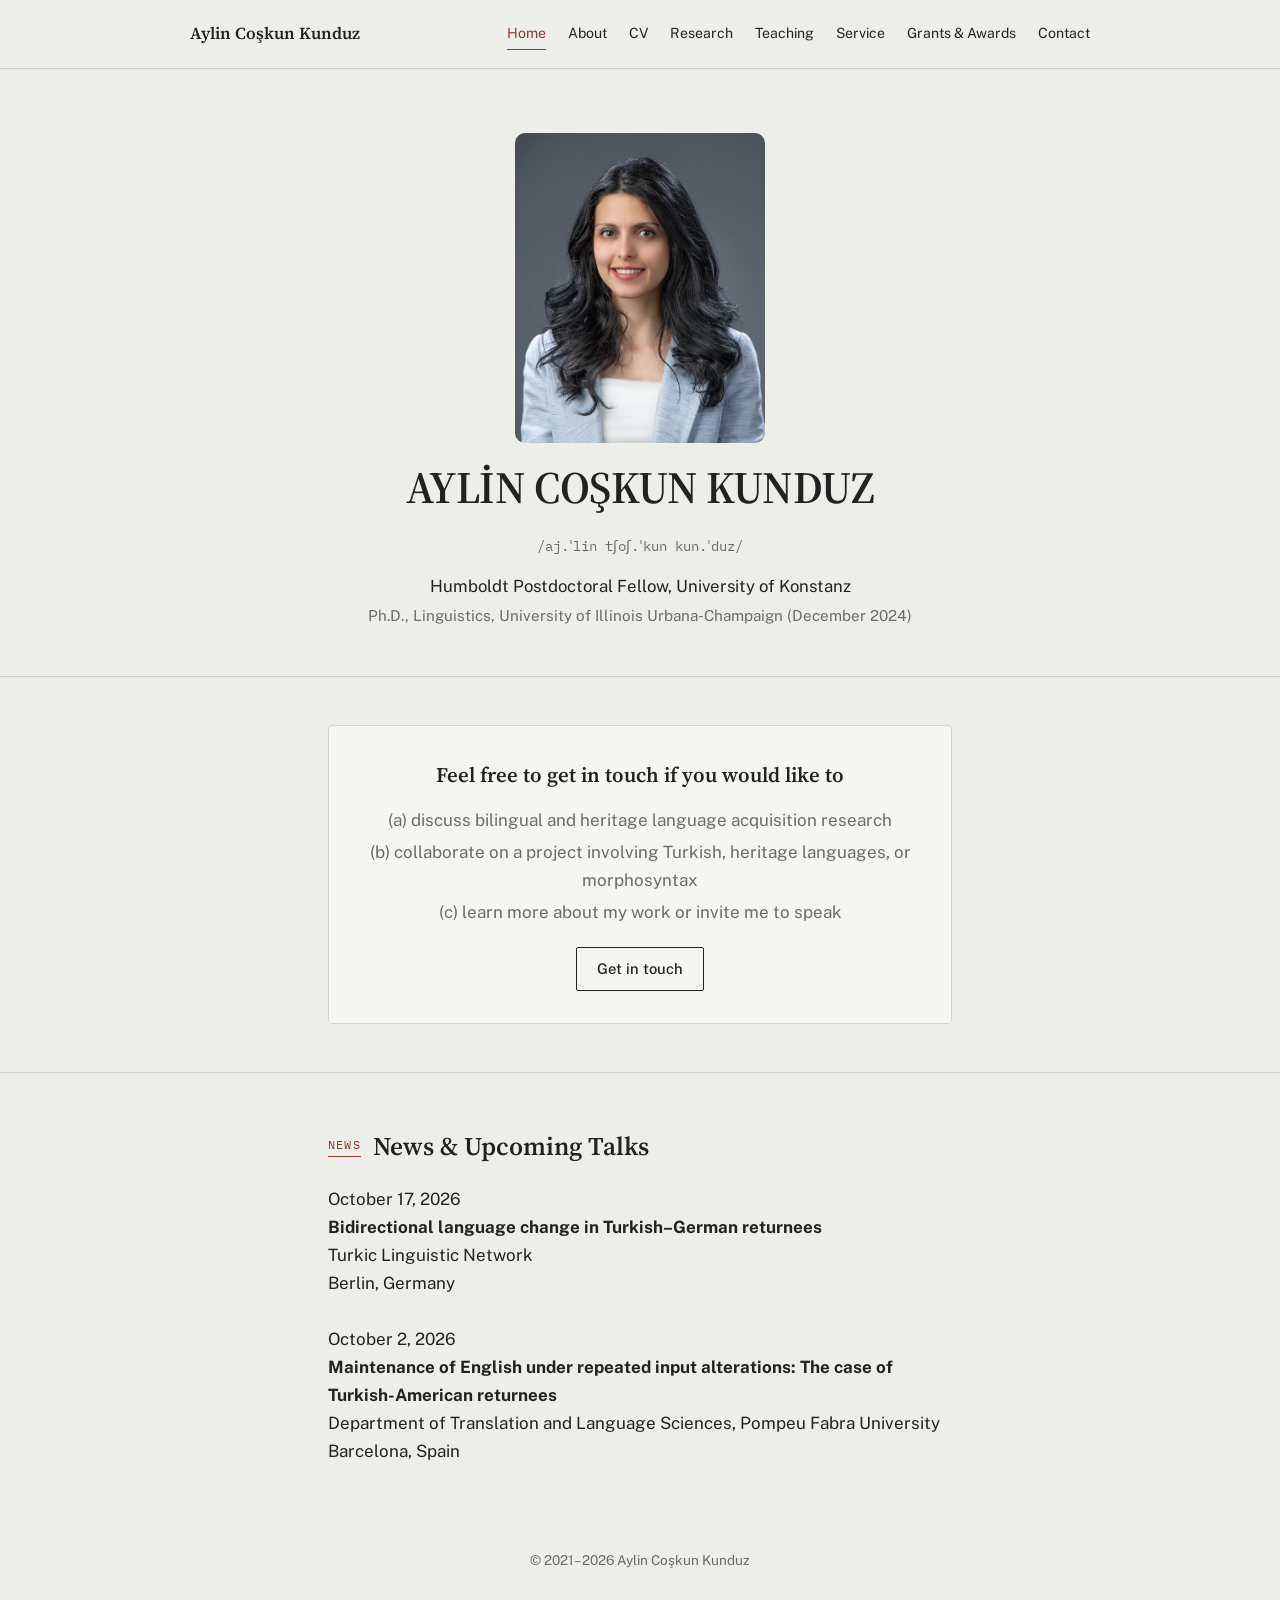
<file: index.html>
<!doctype html>
<html lang="en">
<head>
<meta charset="UTF-8">
<title>Aylin Coşkun Kunduz, Ph.D. — Linguist</title>
<meta name="description" content="Aylin Coşkun Kunduz is a Humboldt Postdoctoral Fellow at the University of Konstanz working on bilingual and heritage language acquisition, morphosyntax, and experimental linguistics, with a focus on Turkish.">
<meta name="viewport" content="width=device-width, initial-scale=1, shrink-to-fit=no">
<link rel="preconnect" href="https://fonts.googleapis.com">
<link rel="preconnect" href="https://fonts.gstatic.com" crossorigin>
<link href="https://fonts.googleapis.com/css2?family=Source+Serif+4:ital,opsz,wght@0,8..60,400;0,8..60,600;0,8..60,700;1,8..60,500&family=Public+Sans:wght@400;500;600&family=IBM+Plex+Mono:wght@500&display=swap" rel="stylesheet">
<link rel="stylesheet" href="style.css">
</head>
<body>

<header class="site-header">
  <div class="wrap nav-row">
    <a class="brand" href="index.html">Aylin Coşkun Kunduz</a>
    <nav class="top">
      <a href="index.html" class="active">Home</a>
      <a href="about.html">About</a>
      <a href="cv.html">CV</a>
      <a href="research.html">Research</a>
      <a href="teaching.html">Teaching</a>
      <a href="service.html">Service</a>
      <a href="awards.html">Grants & Awards</a>
      <a href="contact.html">Contact</a>
    </nav>
  </div>
</header>

<section class="hero">
  <div class="wrap">
    <img class="headshot" src="assets/aylin-coskun-kunduz.jpg" alt="Portrait of Aylin Coşkun Kunduz">
    <h1>AYLİN COŞKUN KUNDUZ</h1>
    <div class="pronounce">/aj.ˈlin tʃoʃ.ˈkun kun.ˈduz/ </div>
    <div class="roles">
      <div class="role-line">Humboldt Postdoctoral Fellow, University of Konstanz</div>
      <div class="role-sub">Ph.D., Linguistics, University of Illinois Urbana&#8209;Champaign (December 2024)</div>
  </div>
</section>

<section class="mission">
  <div class="wrap prose">
    <div class="mission-card">
      <h2>Feel free to get in touch if you would like to</h2>
      <ul class="mission-list">
        <li>(a) discuss bilingual and heritage language acquisition research</li>
        <li>(b) collaborate on a project involving Turkish, heritage languages, or morphosyntax</li>
        <li>(c) learn more about my work or invite me to speak</li>
      </ul>
      <a class="btn" href="contact.html">Get in touch</a>
    </div>
  </div>
</section>

  <section>
  <div class="wrap prose">

    <div class="eyebrow">
      <span class="tag">news</span>
      <h2>News & Upcoming Talks</h2>
    </div>

    <div class="news-item">
      <div class="news-date">October 17, 2026</div>
      <div class="news-content">
        <strong>Bidirectional language change in Turkish–German returnees</strong><br>
        Turkic Linguistic Network<br>
        Berlin, Germany
      </div>
    </div>
    
    <br>

    <div class="news-item">
      <div class="news-date">October 2, 2026</div>
      <div class="news-content">
        <strong>Maintenance of English under repeated input alterations: The case of Turkish-American returnees</strong><br>
        Department of Translation and Language Sciences,
        Pompeu Fabra University<br>
        Barcelona, Spain
      </div>
    </div>

  </div>
</section>

<footer>
  <div class="wrap">&copy; 2021&#8211;<span id="y"></span> Aylin Coşkun Kunduz</div>
</footer>
<script>document.getElementById('y').textContent = new Date().getFullYear();</script>
</body>
</html>
</file>
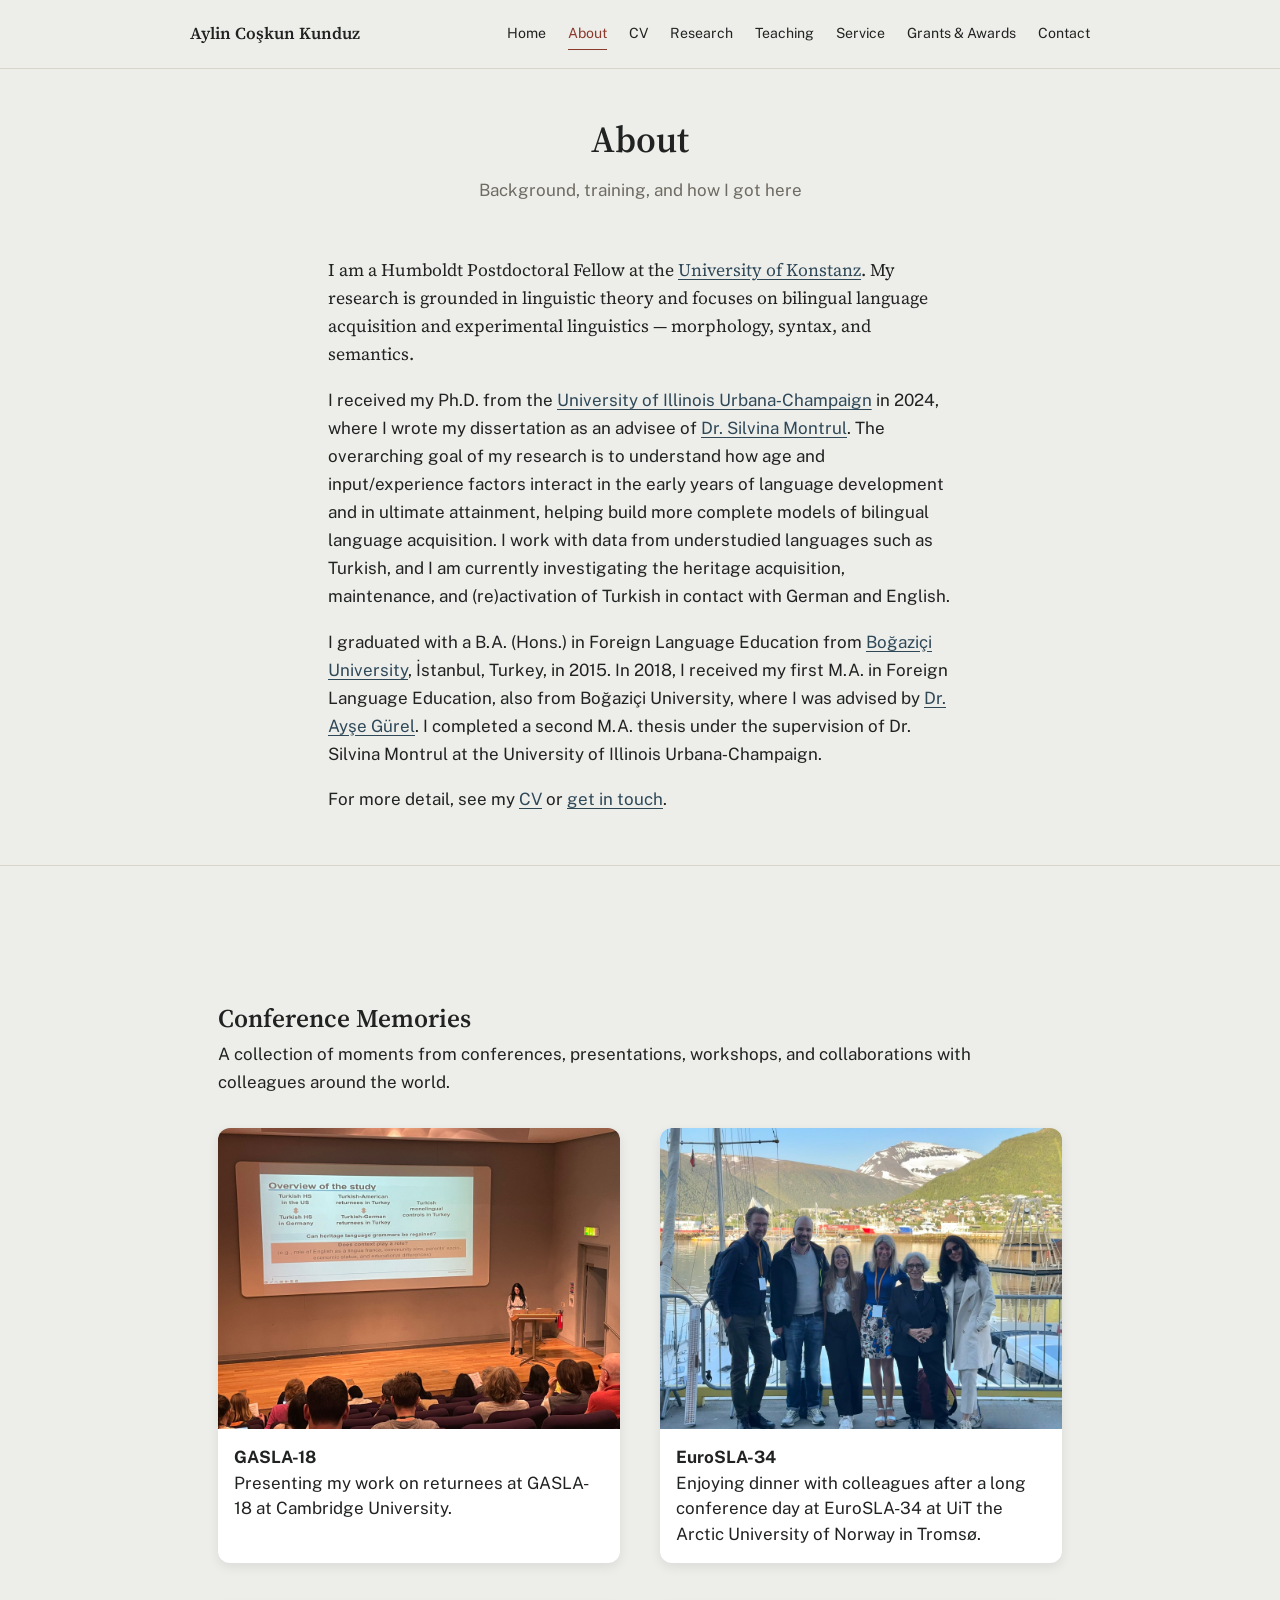
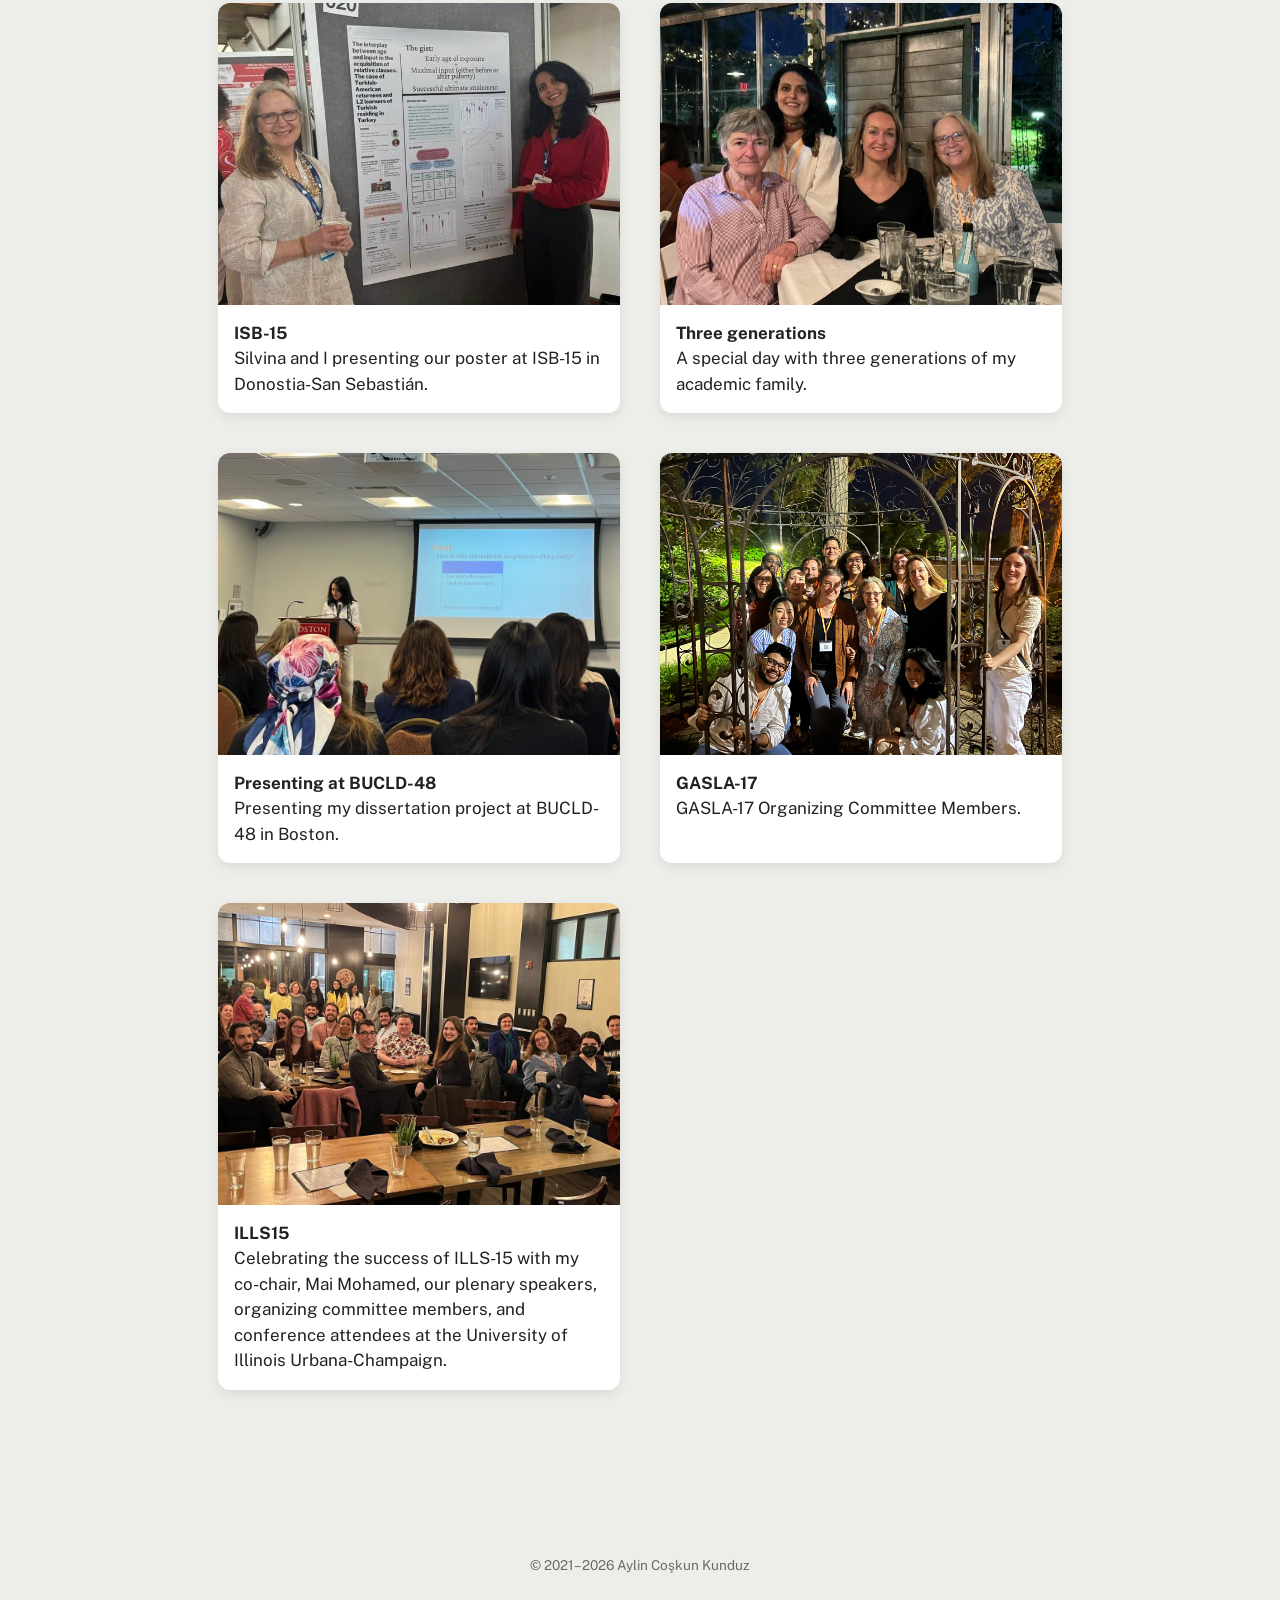
<file: about.html>
<!doctype html>
<html lang="en">
<head>
<meta charset="UTF-8">
<title>About — Aylin Coşkun Kunduz</title>
<meta name="viewport" content="width=device-width, initial-scale=1, shrink-to-fit=no">
<link rel="preconnect" href="https://fonts.googleapis.com">
<link rel="preconnect" href="https://fonts.gstatic.com" crossorigin>
<link href="https://fonts.googleapis.com/css2?family=Source+Serif+4:ital,opsz,wght@0,8..60,400;0,8..60,600;0,8..60,700;1,8..60,500&family=Public+Sans:wght@400;500;600&family=IBM+Plex+Mono:wght@500&display=swap" rel="stylesheet">
<link rel="stylesheet" href="style.css">
</head>
<body>

<header class="site-header">
  <div class="wrap nav-row">
    <a class="brand" href="index.html">Aylin Coşkun Kunduz</a>
    <nav class="top">
      <a href="index.html">Home</a>
      <a href="about.html" class="active">About</a>
      <a href="cv.html">CV</a>
      <a href="research.html">Research</a>
      <a href="teaching.html">Teaching</a>
      <a href="service.html">Service</a>
      <a href="awards.html">Grants & Awards</a>
      <a href="contact.html">Contact</a>
    </nav>
  </div>
</header>

<div class="page-title-bar wrap">
  <h1>About</h1>
  <div class="sub">Background, training, and how I got here</div>
</div>

<section>
  <div class="wrap prose">
    <p class="lede">I am a Humboldt Postdoctoral Fellow at the <a href="https://www.ling.uni-konstanz.de/en/">University of Konstanz</a>. My research is grounded in linguistic theory and focuses on bilingual language acquisition and experimental linguistics — morphology, syntax, and semantics.</p>
    <p>I received my Ph.D. from the <a href="https://linguistics.illinois.edu">University of Illinois Urbana&#8209;Champaign</a> in 2024, where I wrote my dissertation as an advisee of <a href="https://linguistics.illinois.edu/directory/profile/montrul">Dr. Silvina Montrul</a>. The overarching goal of my research is to understand how age and input/experience factors interact in the early years of language development and in ultimate attainment, helping build more complete models of bilingual language acquisition. I work with data from understudied languages such as Turkish, and I am currently investigating the heritage acquisition, maintenance, and (re)activation of Turkish in contact with German and English.</p>
    <p>I graduated with a B.A. (Hons.) in Foreign Language Education from <a href="https://fled.boun.edu.tr">Boğaziçi University</a>, İstanbul, Turkey, in 2015. In 2018, I received my first M.A. in Foreign Language Education, also from Boğaziçi University, where I was advised by <a href="https://fled.boun.edu.tr/people/ayse-gurel">Dr. Ayşe Gürel</a>. I completed a second M.A. thesis under the supervision of Dr. Silvina Montrul at the University of Illinois Urbana&#8209;Champaign.</p>
    <p>For more detail, see my <a href="cv.html">CV</a> or <a href="contact.html">get in touch</a>.</p>
  </div>
</section>

  <section id="conference-gallery" class="conference-gallery">
    <div class="wrap">
      
  <h2>Conference Memories</h2>
  <p>
    A collection of moments from conferences, presentations, workshops, and collaborations with colleagues around the world.
  </p>

  <div class="gallery-grid">

    <figure class="gallery-item">
      <img src="images/gasla18.jpg">
      <figcaption>
        <strong>GASLA-18</strong><br>
        Presenting my work on returnees at GASLA-18 at Cambridge University.
      </figcaption>
    </figure>

    <figure class="gallery-item">
      <img src="images/eurosla34.jpg">
      <figcaption>
        <strong>EuroSLA-34</strong><br>
        Enjoying dinner with colleagues after a long conference day at EuroSLA-34 at UiT the Arctic University of Norway in Tromsø.
      </figcaption>
    </figure>

    <figure class="gallery-item">
      <img src="images/isb.jpg">
      <figcaption>
        <strong>ISB-15</strong><br>
        Silvina and I presenting our poster at ISB-15 in Donostia-San Sebastián.
      </figcaption>
    </figure>

    <figure class="gallery-item">
      <img src="images/three_generations_GASLA17.jpg">
      <figcaption>
        <strong>Three generations</strong><br>
        A special day with three generations of my academic family.
      </figcaption>
    </figure>

    <figure class="gallery-item">
      <img src="images/bu48.JPEG">
      <figcaption>
        <strong>Presenting at BUCLD-48</strong><br>
        Presenting my dissertation project at BUCLD-48 in Boston.
      </figcaption>
    </figure>

      <figure class="gallery-item">
      <img src="images/gasla17.jpeg">
      <figcaption>
        <strong>GASLA-17</strong><br>
        GASLA-17 Organizing Committee Members.
      </figcaption>
    </figure>

     <figure class="gallery-item">
      <img src="images/ills15.jpeg">
      <figcaption>
        <strong>ILLS15</strong><br>
        Celebrating the success of ILLS-15 with my co-chair, Mai Mohamed, our plenary speakers, organizing committee members, and conference attendees at the University of Illinois Urbana-Champaign.
      </figcaption>
    </figure>
    
</div> 
  </div>
</section>

<footer>
  <div class="wrap">&copy; 2021&#8211;<span id="y"></span> Aylin Coşkun Kunduz</div>
</footer>
<script>document.getElementById('y').textContent = new Date().getFullYear();</script>
</body>
</html>
</file>
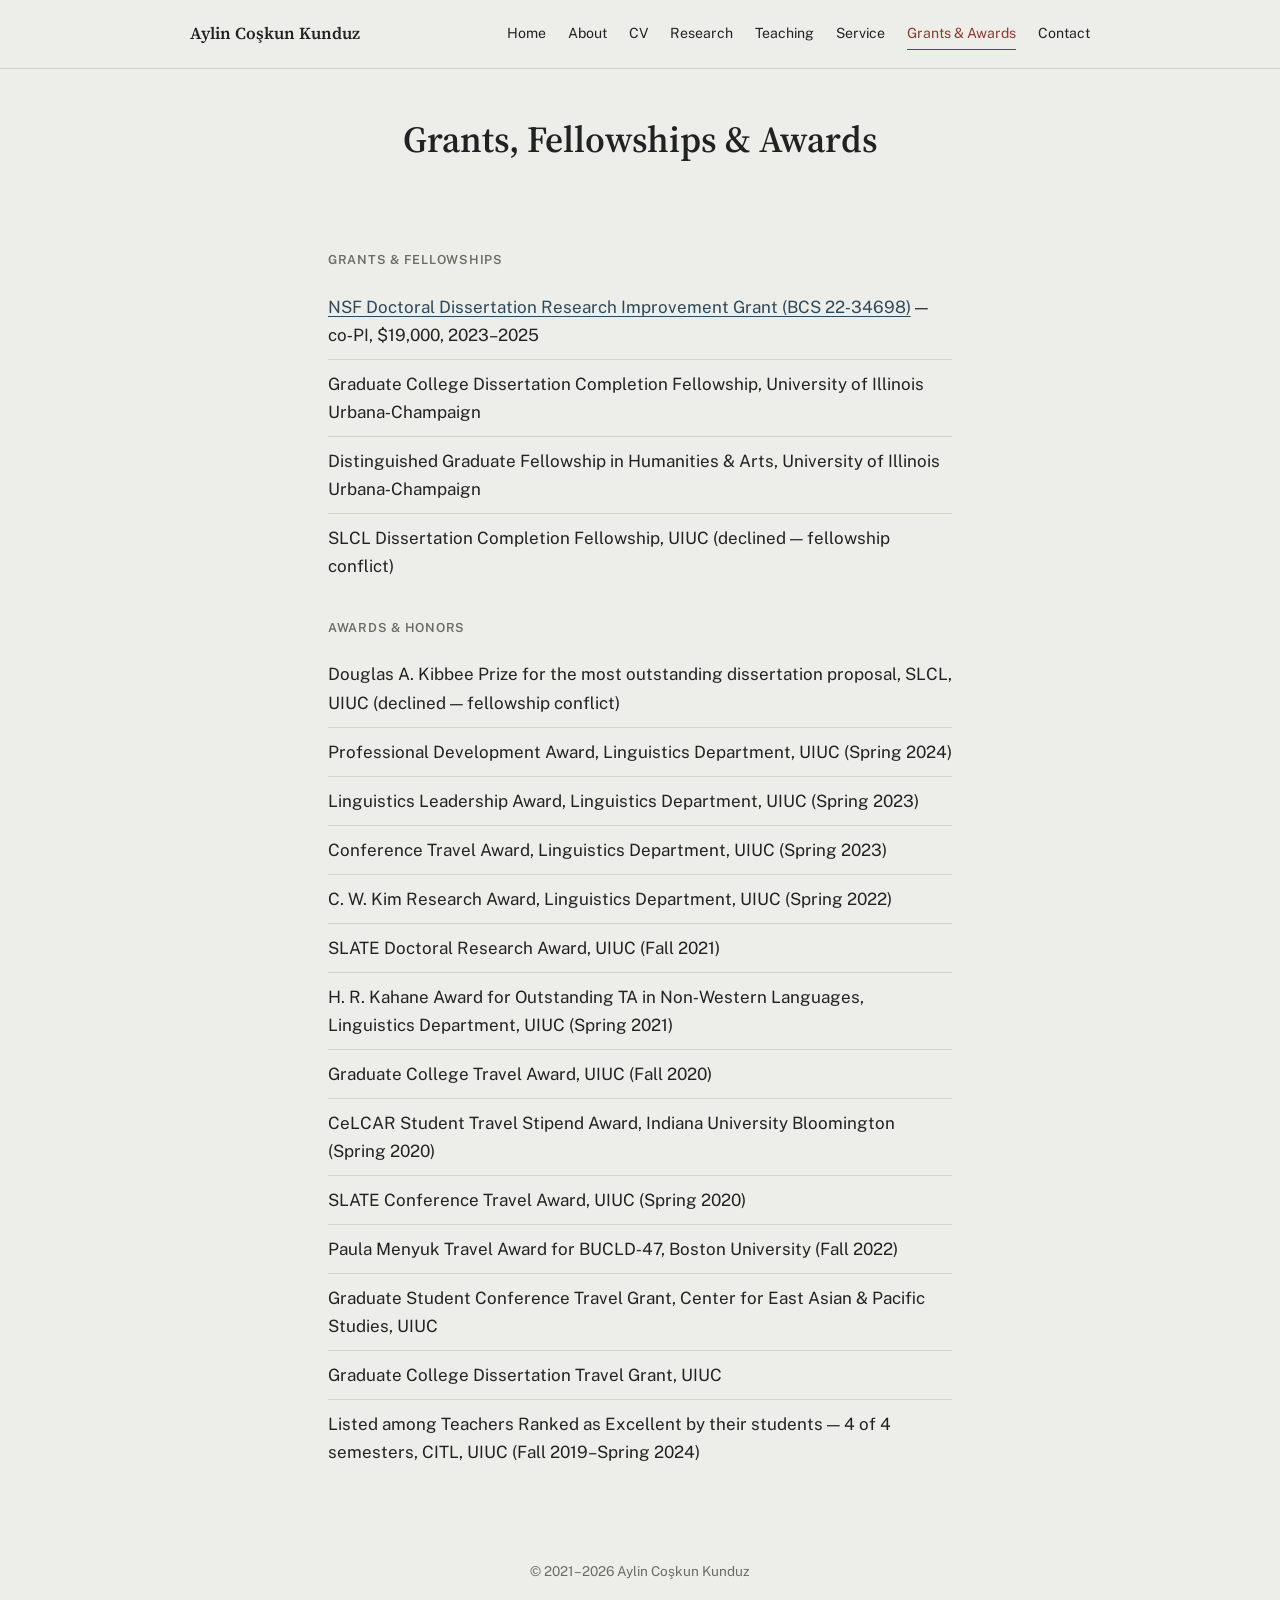
<file: awards.html>
<!doctype html>
<html lang="en">
<head>
<meta charset="UTF-8">
<title>Awards — Aylin Coşkun Kunduz</title>
<meta name="viewport" content="width=device-width, initial-scale=1, shrink-to-fit=no">
<link rel="preconnect" href="https://fonts.googleapis.com">
<link rel="preconnect" href="https://fonts.gstatic.com" crossorigin>
<link href="https://fonts.googleapis.com/css2?family=Source+Serif+4:ital,opsz,wght@0,8..60,400;0,8..60,600;0,8..60,700;1,8..60,500&family=Public+Sans:wght@400;500;600&family=IBM+Plex+Mono:wght@500&display=swap" rel="stylesheet">
<link rel="stylesheet" href="style.css">
</head>
<body>

<header class="site-header">
  <div class="wrap nav-row">
    <a class="brand" href="index.html">Aylin Coşkun Kunduz</a>
    <nav class="top">
      <a href="index.html">Home</a>
      <a href="about.html">About</a>
      <a href="cv.html">CV</a>
      <a href="research.html">Research</a>
      <a href="teaching.html">Teaching</a>
      <a href="service.html">Service</a>
      <a href="awards.html" class="active">Grants & Awards</a>
      <a href="contact.html">Contact</a>
    </nav>
  </div>
</header>

<div class="page-title-bar wrap">
  <h1>Grants, Fellowships &amp; Awards</h1>
</div>

<section>
  <div class="wrap prose">
    <h3 class="plain-label">Grants &amp; fellowships</h3>
    <ul class="plain">
      <li><a href="https://www.nsf.gov/awardsearch/showAward?AWD_ID=2234698&HistoricalAwards=false">NSF Doctoral Dissertation Research Improvement Grant (BCS 22&#8209;34698)</a> — co&#8209;PI, $19,000, 2023–2025</li>
      <li>Graduate College Dissertation Completion Fellowship, University of Illinois Urbana&#8209;Champaign</li>
      <li>Distinguished Graduate Fellowship in Humanities &amp; Arts, University of Illinois Urbana&#8209;Champaign</li>
      <li>SLCL Dissertation Completion Fellowship, UIUC (declined — fellowship conflict)</li>
    </ul>

    <h3 class="plain-label">Awards &amp; honors</h3>
    <ul class="plain">
      <li>Douglas A. Kibbee Prize for the most outstanding dissertation proposal, SLCL, UIUC (declined — fellowship conflict)</li>
      <li>Professional Development Award, Linguistics Department, UIUC (Spring 2024)</li>
      <li>Linguistics Leadership Award, Linguistics Department, UIUC (Spring 2023)</li>
      <li>Conference Travel Award, Linguistics Department, UIUC (Spring 2023)</li>
      <li>C. W. Kim Research Award, Linguistics Department, UIUC (Spring 2022)</li>
      <li>SLATE Doctoral Research Award, UIUC (Fall 2021)</li>
      <li>H. R. Kahane Award for Outstanding TA in Non&#8209;Western Languages, Linguistics Department, UIUC (Spring 2021)</li>
      <li>Graduate College Travel Award, UIUC (Fall 2020)</li>
      <li>CeLCAR Student Travel Stipend Award, Indiana University Bloomington (Spring 2020)</li>
      <li>SLATE Conference Travel Award, UIUC (Spring 2020)</li>
      <li>Paula Menyuk Travel Award for BUCLD&#8209;47, Boston University (Fall 2022)</li>
      <li>Graduate Student Conference Travel Grant, Center for East Asian &amp; Pacific Studies, UIUC</li>
      <li>Graduate College Dissertation Travel Grant, UIUC</li>
      <li>Listed among Teachers Ranked as Excellent by their students — 4 of 4 semesters, CITL, UIUC (Fall 2019–Spring 2024)</li>
    </ul>
  </div>
</section>

<footer>
  <div class="wrap">&copy; 2021&#8211;<span id="y"></span> Aylin Coşkun Kunduz</div>
</footer>
<script>document.getElementById('y').textContent = new Date().getFullYear();</script>
</body>
</html>
</file>
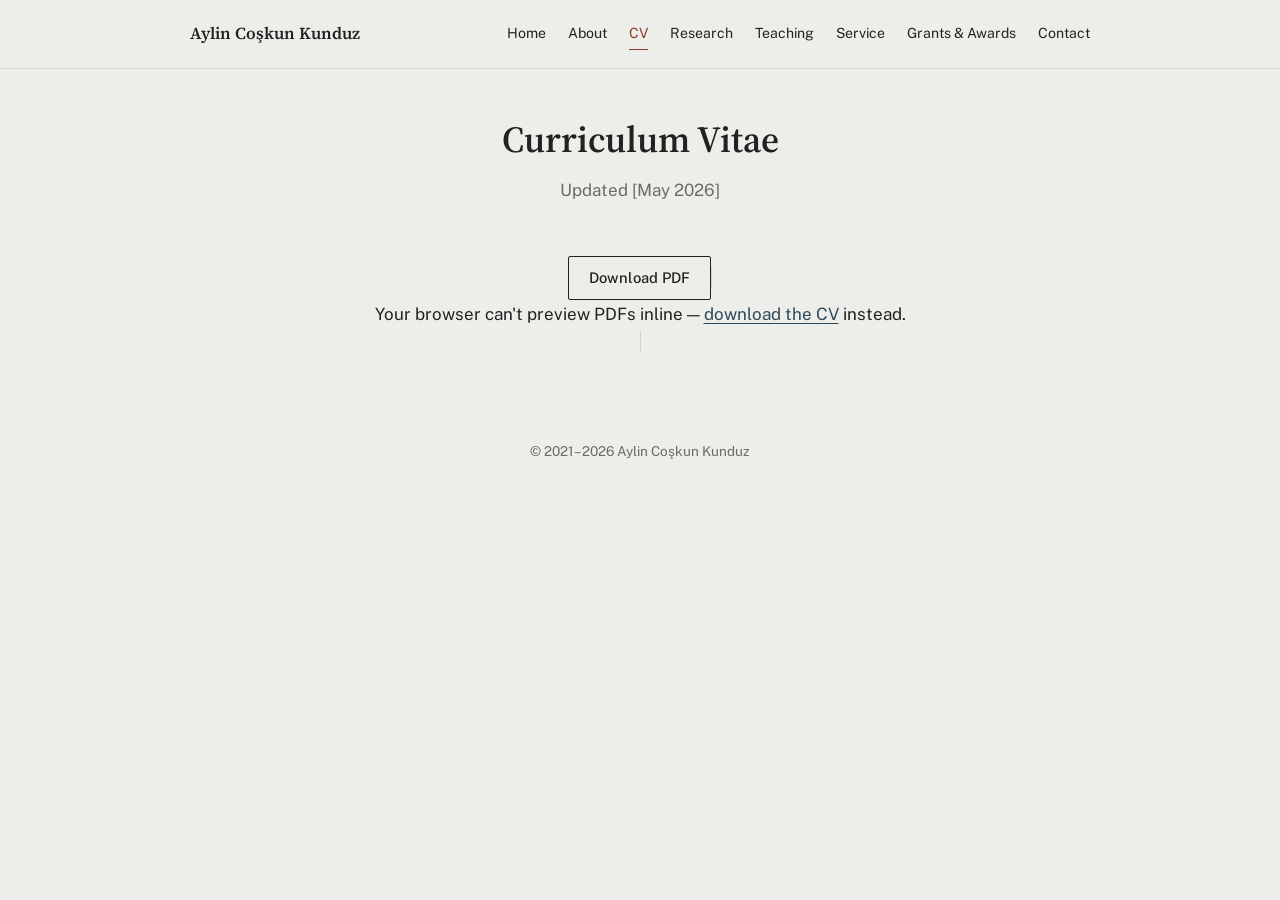
<file: cv.html>
<!doctype html>
<html lang="en">
<head>
<meta charset="UTF-8">
<title>CV — Aylin Coşkun Kunduz</title>
<meta name="viewport" content="width=device-width, initial-scale=1, shrink-to-fit=no">
<link rel="preconnect" href="https://fonts.googleapis.com">
<link rel="preconnect" href="https://fonts.gstatic.com" crossorigin>
<link href="https://fonts.googleapis.com/css2?family=Source+Serif+4:ital,opsz,wght@0,8..60,400;0,8..60,600;0,8..60,700;1,8..60,500&family=Public+Sans:wght@400;500;600&family=IBM+Plex+Mono:wght@500&display=swap" rel="stylesheet">
<link rel="stylesheet" href="style.css">
<style>
  .pdf-frame{width:100%; height:80vh; border:1px solid var(--rule); border-radius:4px; margin-top:24px;}
</style>
</head>
<body>

<header class="site-header">
  <div class="wrap nav-row">
    <a class="brand" href="index.html">Aylin Coşkun Kunduz</a>
    <nav class="top">
      <a href="index.html">Home</a>
      <a href="about.html">About</a>
      <a href="cv.html" class="active">CV</a>
      <a href="research.html">Research</a>
      <a href="teaching.html">Teaching</a>
      <a href="service.html">Service</a>
      <a href="awards.html">Grants & Awards</a>
      <a href="contact.html">Contact</a>
    </nav>
  </div>
</header>

<div class="page-title-bar wrap">
  <h1>Curriculum Vitae</h1>
  <div class="sub">Updated [May 2026]</div>
</div>

<section>
  <div class="wrap prose" style="text-align:center;">
    <a class="btn" href="assets/cv-aylin-coskun-kunduz.pdf">Download PDF</a>
    <object class="pdf-frame" data="assets/cv-aylin-coskun-kunduz.pdf" type="application/pdf">
      <p>Your browser can't preview PDFs inline — <a href="assets/cv-aylin-coskun-kunduz.pdf">download the CV</a> instead.</p>
    </object>
  </div>
</section>

<footer>
  <div class="wrap">&copy; 2021&#8211;<span id="y"></span> Aylin Coşkun Kunduz</div>
</footer>
<script>document.getElementById('y').textContent = new Date().getFullYear();</script>
</body>
</html>
</file>
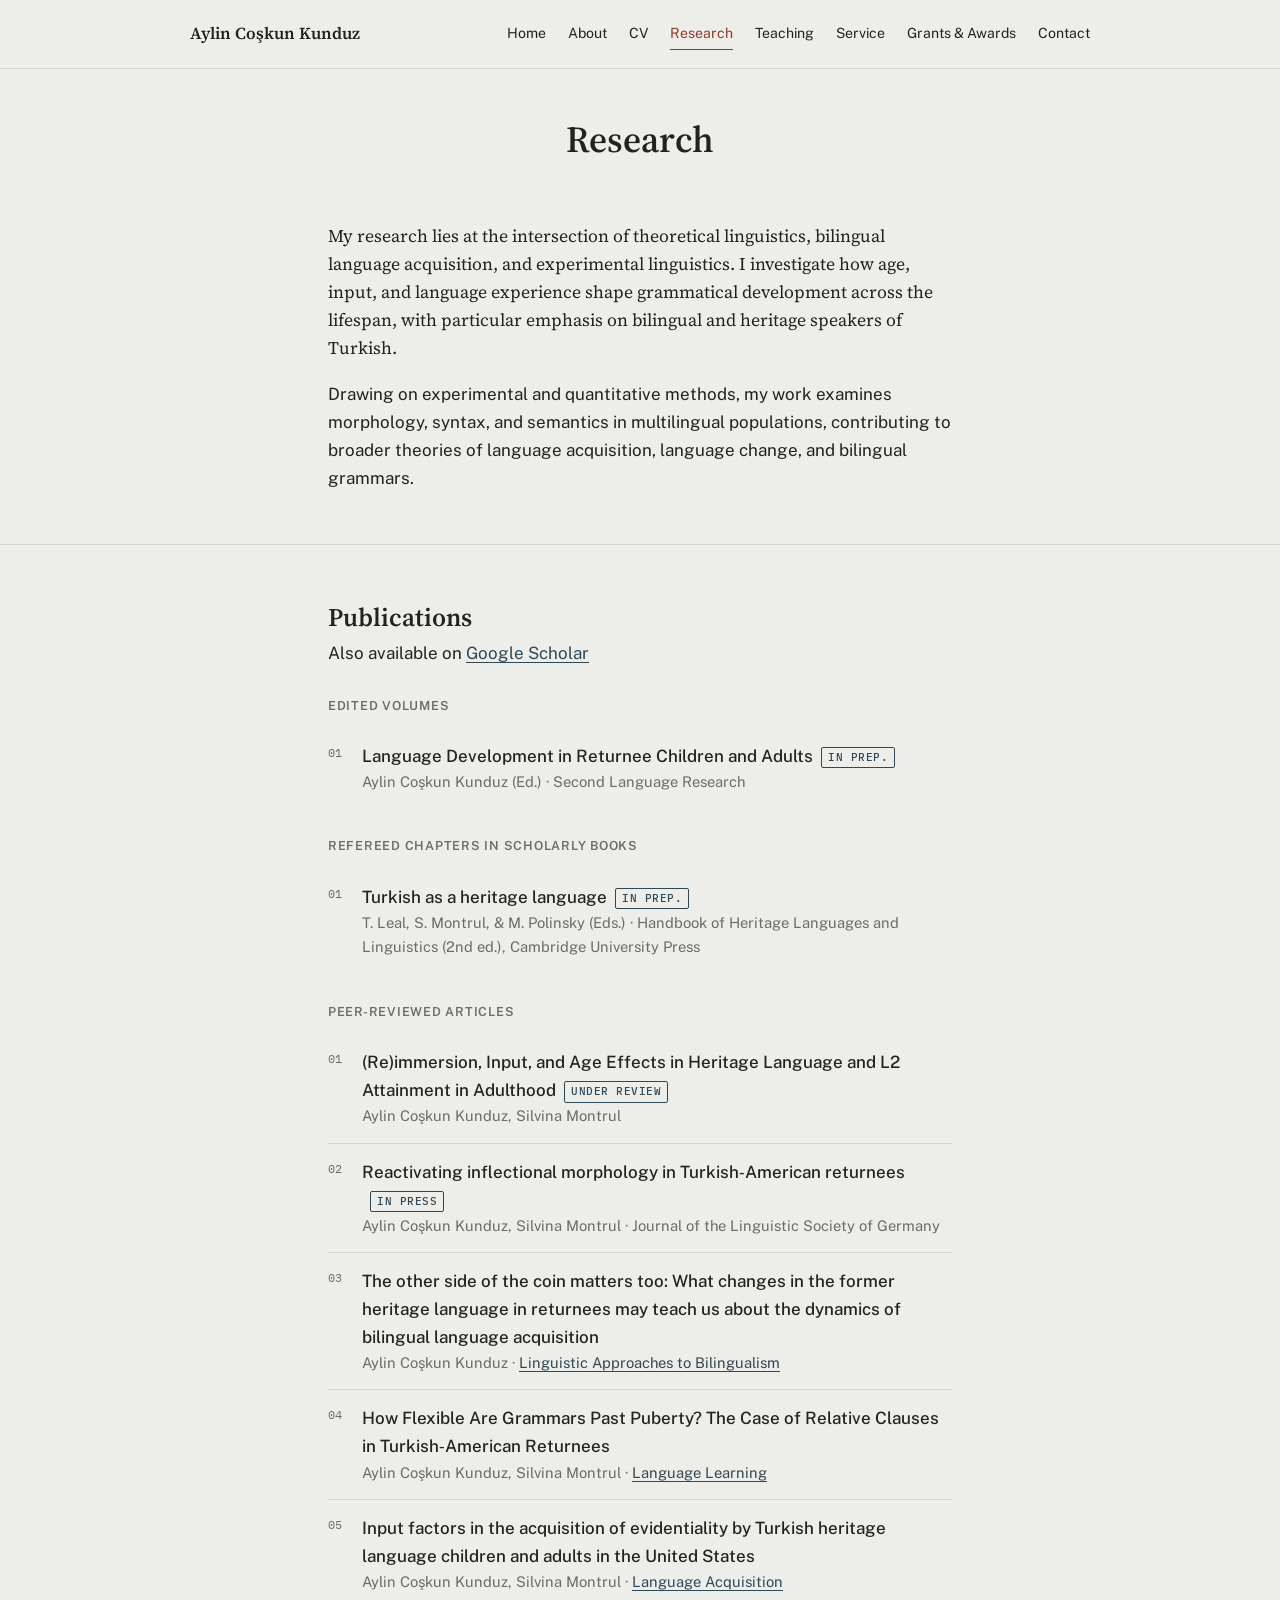
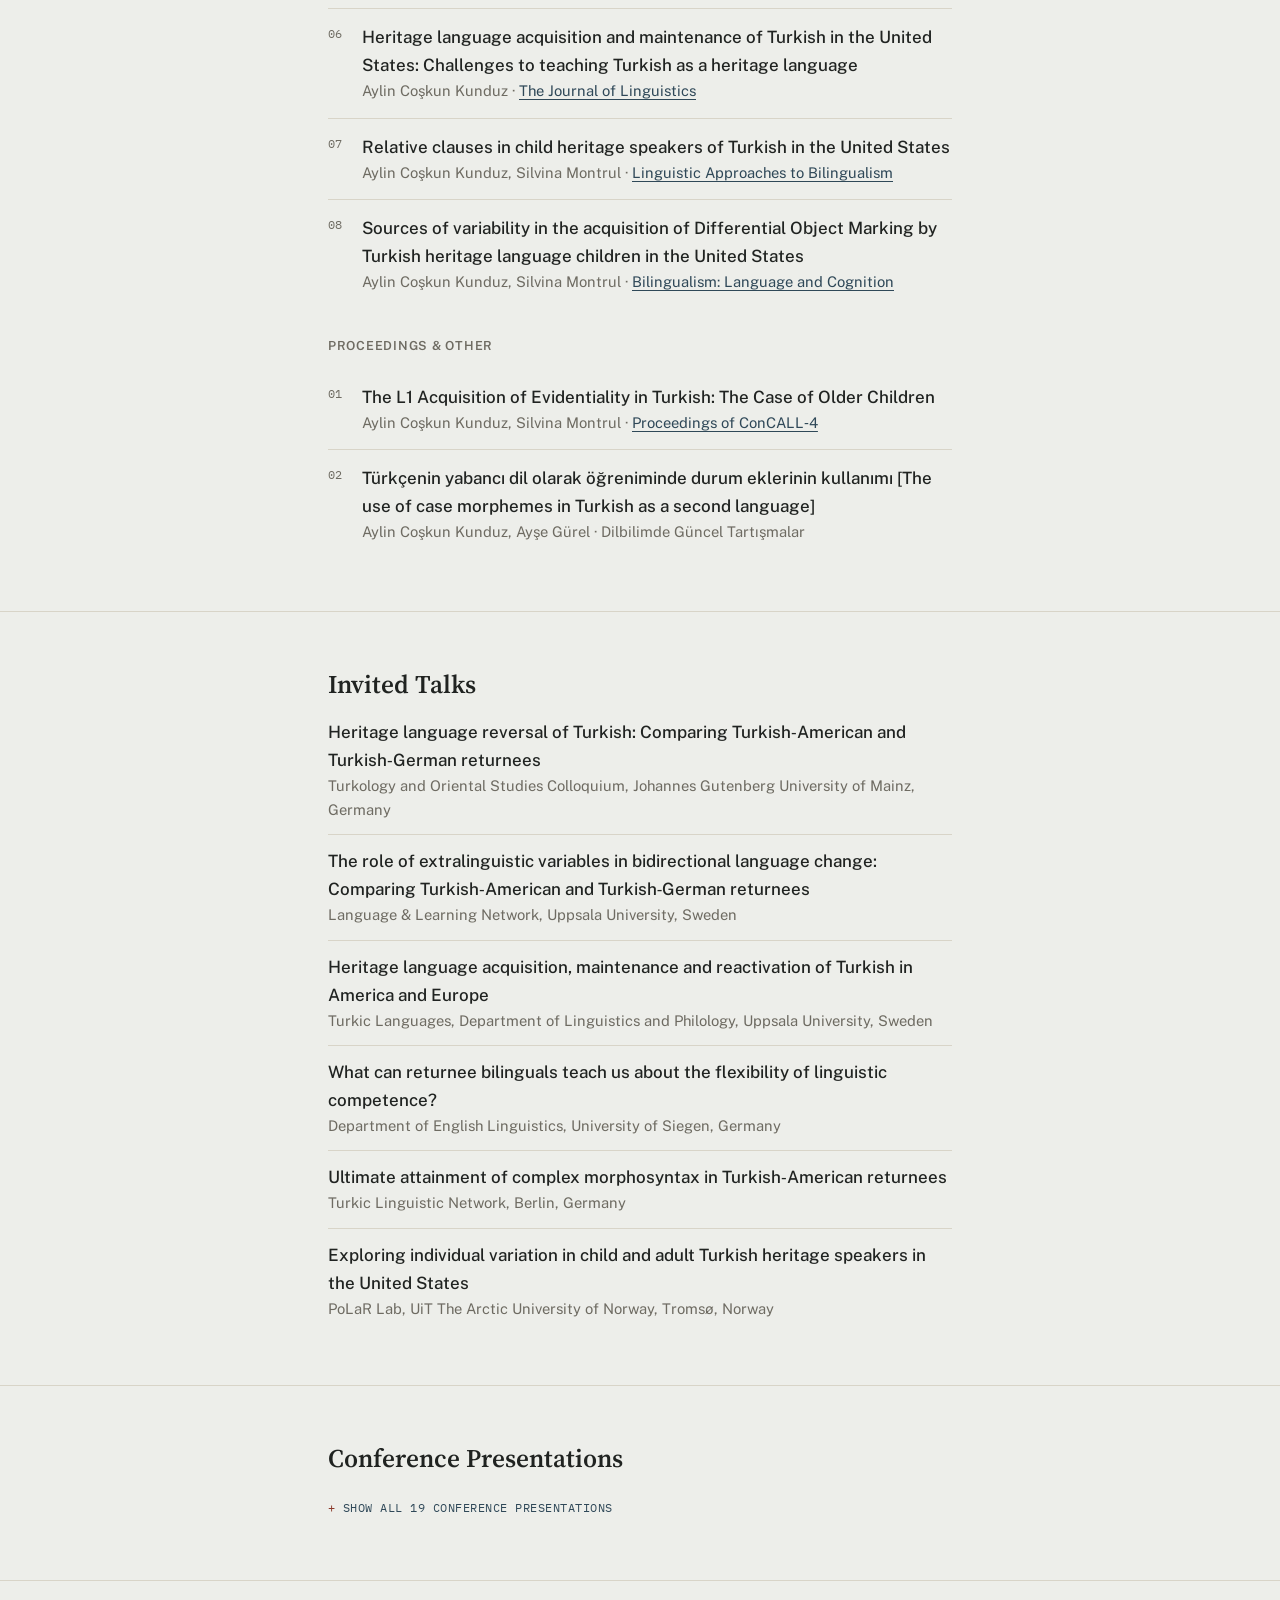
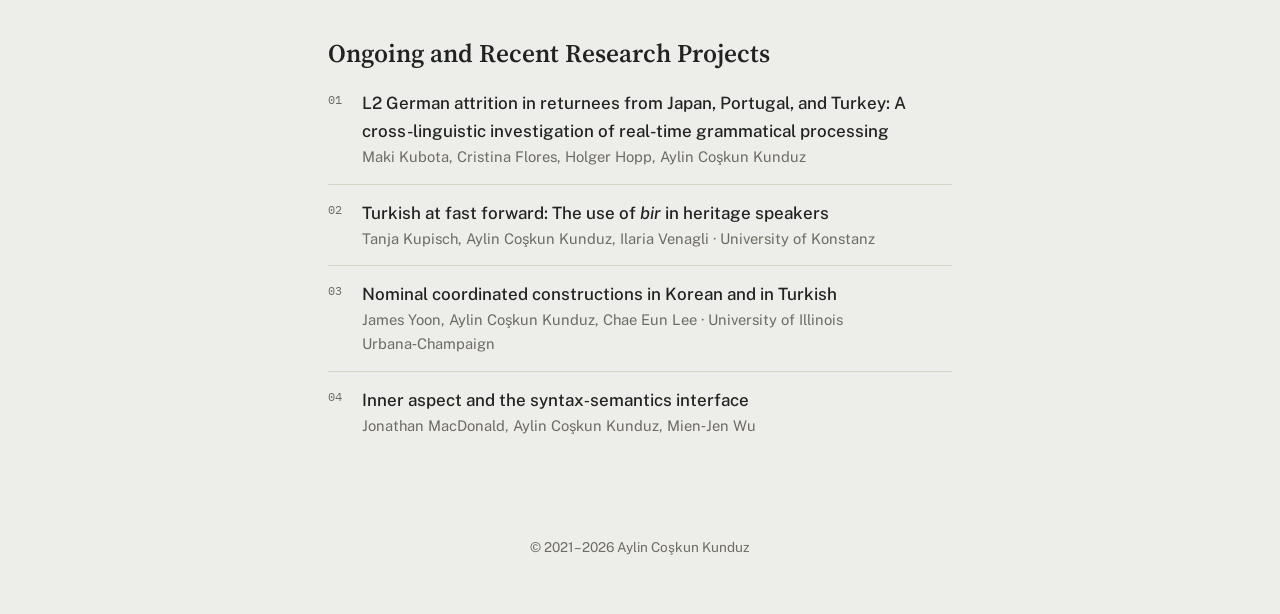
<file: research.html>
<!doctype html>
<html lang="en">
<head>
<meta charset="UTF-8">
<title>Research — Aylin Coşkun Kunduz</title>
<meta name="viewport" content="width=device-width, initial-scale=1, shrink-to-fit=no">
<link rel="preconnect" href="https://fonts.googleapis.com">
<link rel="preconnect" href="https://fonts.gstatic.com" crossorigin>
<link href="https://fonts.googleapis.com/css2?family=Source+Serif+4:ital,opsz,wght@0,8..60,400;0,8..60,600;0,8..60,700;1,8..60,500&family=Public+Sans:wght@400;500;600&family=IBM+Plex+Mono:wght@500&display=swap" rel="stylesheet">
<link rel="stylesheet" href="style.css">
</head>
<body>

<header class="site-header">
  <div class="wrap nav-row">
    <a class="brand" href="index.html">Aylin Coşkun Kunduz</a>
    <nav class="top">
      <a href="index.html">Home</a>
      <a href="about.html">About</a>
      <a href="cv.html">CV</a>
      <a href="research.html" class="active">Research</a>
      <a href="teaching.html">Teaching</a>
      <a href="service.html">Service</a>
      <a href="awards.html">Grants & Awards</a>
      <a href="contact.html">Contact</a>
    </nav>
  </div>
</header>

<div class="page-title-bar wrap">
  <h1>Research</h1>
</div>

<section>
  <div class="wrap prose">
    <p class="lede">
      My research lies at the intersection of theoretical linguistics,
      bilingual language acquisition, and experimental linguistics.
      I investigate how age, input, and language experience shape
      grammatical development across the lifespan, with particular
      emphasis on bilingual and heritage speakers of Turkish.
    </p>

    <p>
      Drawing on experimental and quantitative methods, my work examines
      morphology, syntax, and semantics in multilingual populations,
      contributing to broader theories of language acquisition,
      language change, and bilingual grammars.
    </p>
  </div>
</section>

<section>
  <div class="wrap prose">
    <h2>Publications</h2>
    <div class="sub">Also available on <a href="https://scholar.google.com/citations?user=7XfbsPIAAAAJ&hl=en&oi=ao">Google Scholar</a></div>

    <div class="pub-group">
      <h3>Edited volumes</h3>
      <ol class="pub-list">
        <li>
          <div class="pub-title">Language Development in Returnee Children and Adults<span class="status-tag">in prep.</span></div>
          <div class="pub-meta">Aylin Coşkun Kunduz (Ed.) · Second Language Research</div>
        </li>
      </ol>
    </div>

    <div class="pub-group">
      <h3>Refereed Chapters in Scholarly Books</h3>
      <ol class="pub-list">
        <li>
          <div class="pub-title">Turkish as a heritage language<span class="status-tag">in prep.</span></div>
          <div class="pub-meta">T. Leal, S. Montrul, & M. Polinsky (Eds.) · Handbook of Heritage Languages and Linguistics (2nd ed.), Cambridge University Press</div>
        </li>
      </ol>
    </div>

    <div class="pub-group">
      <h3>Peer-reviewed articles</h3>
      <ol class="pub-list">
        <li>
          <div class="pub-title">(Re)immersion, Input, and Age Effects in Heritage Language and L2 Attainment in Adulthood<span class="status-tag">under review</span></div>
          <div class="pub-meta">Aylin Coşkun Kunduz, Silvina Montrul</div>
        </li>
        <li>
          <div class="pub-title">Reactivating inflectional morphology in Turkish&#8209;American returnees<span class="status-tag">in press</span></div>
          <div class="pub-meta">Aylin Coşkun Kunduz, Silvina Montrul · Journal of the Linguistic Society of Germany</div>
        </li>
        <li>
          <div class="pub-title">The other side of the coin matters too: What changes in the former heritage language in returnees may teach us about the dynamics of bilingual language acquisition</div>
          <div class="pub-meta">Aylin Coşkun Kunduz · <a href="https://doi.org/10.1075/lab.25065.cos">Linguistic Approaches to Bilingualism</a></div>
        </li>
        <li>
          <div class="pub-title">How Flexible Are Grammars Past Puberty? The Case of Relative Clauses in Turkish&#8209;American Returnees</div>
          <div class="pub-meta">Aylin Coşkun Kunduz, Silvina Montrul · <a href="https://doi.org/10.1111/lang.70003">Language Learning</a></div>
        </li>
        <li>
          <div class="pub-title">Input factors in the acquisition of evidentiality by Turkish heritage language children and adults in the United States</div>
          <div class="pub-meta">Aylin Coşkun Kunduz, Silvina Montrul · <a href="https://www.tandfonline.com/eprint/ERXYJFCCT2IZTBVBDCXF/full?target=10.1080/10489223.2023.2266413">Language Acquisition</a></div>
        </li>
        <li>
          <div class="pub-title">Heritage language acquisition and maintenance of Turkish in the United States: Challenges to teaching Turkish as a heritage language</div>
          <div class="pub-meta">Aylin Coşkun Kunduz · <a href="https://iupress.istanbul.edu.tr/en/journal/jol/article/heritage-language-acquisition-and-maintenance-of-turkish-in-the-united-states-challenges-to-teaching-turkish-as-a-heritage-language">The Journal of Linguistics</a></div>
        </li>
        <li>
          <div class="pub-title">Relative clauses in child heritage speakers of Turkish in the United States</div>
          <div class="pub-meta">Aylin Coşkun Kunduz, Silvina Montrul · <a href="https://www.jbe-platform.com/content/journals/10.1075/lab.21027.cos">Linguistic Approaches to Bilingualism</a></div>
        </li>
        <li>
          <div class="pub-title">Sources of variability in the acquisition of Differential Object Marking by Turkish heritage language children in the United States</div>
          <div class="pub-meta">Aylin Coşkun Kunduz, Silvina Montrul · <a href="https://www.cambridge.org/core/journals/bilingualism-language-and-cognition/article/sources-of-variability-in-the-acquisition-of-differential-object-marking-by-turkish-heritage-language-children-in-the-united-states/FA399AA8CAFAFE3FB1D9C1E323A99F8B">Bilingualism: Language and Cognition</a></div>
        </li>
      </ol>
    </div>

    <div class="pub-group">
      <h3>Proceedings &amp; other</h3>
      <ol class="pub-list">
        <li>
          <div class="pub-title">The L1 Acquisition of Evidentiality in Turkish: The Case of Older Children</div>
          <div class="pub-meta">Aylin Coşkun Kunduz, Silvina Montrul · <a href="https://scholarworks.iu.edu/dspace/bitstream/handle/2022/27709/ConCALL4%20Proceedings.pdf?sequence=1&isAllowed=y">Proceedings of ConCALL&#8209;4</a></div>
        </li>
        <li>
          <div class="pub-title">Türkçenin yabancı dil olarak öğreniminde durum eklerinin kullanımı [The use of case morphemes in Turkish as a second language]</div>
          <div class="pub-meta">Aylin Coşkun Kunduz, Ayşe Gürel · Dilbilimde Güncel Tartışmalar</div>
        </li>
      </ol>
    </div>
  </div>
</section>

<section>
  <div class="wrap prose">
    <h2>Invited Talks</h2>
    <div class="pub-group">
      <div class="talk-item">
        <div class="talk-title">Heritage language reversal of Turkish: Comparing Turkish&#8209;American and Turkish&#8209;German returnees</div>
        <div class="talk-meta">Turkology and Oriental Studies Colloquium, Johannes Gutenberg University of Mainz, Germany</div>
      </div>
      <div class="talk-item">
        <div class="talk-title">The role of extralinguistic variables in bidirectional language change: Comparing Turkish&#8209;American and Turkish&#8209;German returnees</div>
        <div class="talk-meta">Language &amp; Learning Network, Uppsala University, Sweden</div>
      </div>
      <div class="talk-item">
        <div class="talk-title">Heritage language acquisition, maintenance and reactivation of Turkish in America and Europe</div>
        <div class="talk-meta">Turkic Languages, Department of Linguistics and Philology, Uppsala University, Sweden</div>
      </div>
      <div class="talk-item">
        <div class="talk-title">What can returnee bilinguals teach us about the flexibility of linguistic competence?</div>
        <div class="talk-meta">Department of English Linguistics, University of Siegen, Germany</div>
      </div>
      <div class="talk-item">
        <div class="talk-title">Ultimate attainment of complex morphosyntax in Turkish&#8209;American returnees</div>
        <div class="talk-meta">Turkic Linguistic Network, Berlin, Germany</div>
      </div>
      <div class="talk-item">
        <div class="talk-title">Exploring individual variation in child and adult Turkish heritage speakers in the United States</div>
        <div class="talk-meta">PoLaR Lab, UiT The Arctic University of Norway, Tromsø, Norway</div>
      </div>
    </div>
  </div>
</section>

<section>
  <div class="wrap prose">
    <h2>Conference Presentations</h2>
    <details>
      <summary>Show all 19 conference presentations</summary>
      <div class="pub-group">
        <div class="talk-item"><div class="talk-title">Is early age of exposure crucial for successful ultimate attainment of morphosyntax? Comparing Turkish&#8209;American returnees and L2 learners residing in Turkey</div><div class="talk-meta">BUCLD&#8209;50, Boston, MA · Poster</div></div>
        <div class="talk-item"><div class="talk-title">Age and input effects in ultimate attainment of morphosyntax: The case of Turkish&#8209;American returnees and L2 learners residing in Turkey</div><div class="talk-meta">Heritage Language Syntax 6, Istanbul, Turkey · Talk</div></div>
        <div class="talk-item"><div class="talk-title">The interplay between age and input in the acquisition of evidentiality: The case of Turkish&#8209;American returnees and L2 learners of Turkish residing in Turkey</div><div class="talk-meta">EuroSLA 34, Tromsø, Norway · Talk</div></div>
        <div class="talk-item"><div class="talk-title">The interplay between age and input in the acquisition of relative clauses: The case of Turkish&#8209;American returnees and L2 learners of Turkish residing in Turkey</div><div class="talk-meta">ISB15, Donostia&#8209;San Sebastián, Spain · Poster</div></div>
        <div class="talk-item"><div class="talk-title">Turkish&#8209;American returnees' judgements and production of inflectional morphology in Turkish</div><div class="talk-meta">DGfS 2025, Mainz, Germany · Talk</div></div>
        <div class="talk-item"><div class="talk-title">Inflectional morphology in Turkish heritage speakers and Turkish&#8209;American returnees</div><div class="talk-meta">BUCLD&#8209;49, Boston, MA · Poster</div></div>
        <div class="talk-item"><div class="talk-title">Flexibility of complex syntax after puberty: The case of Turkish&#8209;American returnees</div><div class="talk-meta">15th Heritage Language Research Institute, UCLA · Poster</div></div>
        <div class="talk-item"><div class="talk-title">Heritage language acquisition of evidentiality under maximal input conditions: The case of Turkish&#8209;American returnees</div><div class="talk-meta">GASLA&#8209;17, Champaign, IL · Talk</div></div>
        <div class="talk-item"><div class="talk-title">Relative clauses in Turkish&#8209;American returnees</div><div class="talk-meta">PLC&#8209;48, Philadelphia, PA · Talk</div></div>
        <div class="talk-item"><div class="talk-title">How flexible are grammars past puberty? Evidence from Turkish&#8209;American returnees</div><div class="talk-meta">BUCLD&#8209;48, Boston, MA · Talk</div></div>
        <div class="talk-item"><div class="talk-title">Toward understanding the variability in Turkish heritage language children's acquisition of evidentiality</div><div class="talk-meta">Heritage Languages at the Crossroads, Istanbul, Turkey · Talk</div></div>
        <div class="talk-item"><div class="talk-title">The role of input in the acquisition of evidentiality by Turkish heritage language children in the United States</div><div class="talk-meta">BUCLD&#8209;47, Boston, MA · Talk</div></div>
        <div class="talk-item"><div class="talk-title">Sources of variability in the acquisition of evidentiality by Turkish heritage language children in the United States</div><div class="talk-meta">UIC Bilingualism Forum 2022, Chicago, IL · Talk</div></div>
        <div class="talk-item"><div class="talk-title">Relative clauses in child heritage speakers of Turkish in the United States</div><div class="talk-meta">4th International Conference on Heritage/Community Languages, UCLA · Talk</div></div>
        <div class="talk-item"><div class="talk-title">Relative clauses in child heritage speakers of Turkish in the United States</div><div class="talk-meta">GASLA&#8209;16, Trondheim, Norway · Poster</div></div>
        <div class="talk-item"><div class="talk-title">The L1 Acquisition of Evidentiality in Turkish: The case of older children</div><div class="talk-meta">GALANA&#8209;9, Reykjavík, Iceland · Talk</div></div>
        <div class="talk-item"><div class="talk-title">The L1 Acquisition of Evidentiality in Turkish: The case of older children</div><div class="talk-meta">ConCALL&#8209;4, Indiana, IN · Talk</div></div>
        <div class="talk-item"><div class="talk-title">The role of input in the acquisition of Differential Object Marking by Turkish heritage language children in the United States</div><div class="talk-meta">RUEG21 — Dynamics of Language Contact, Berlin, Germany · Talk</div></div>
        <div class="talk-item"><div class="talk-title">The acquisition of morphology in a highly inflected second language: The case of Turkish</div><div class="talk-meta">37th Second Language Research Forum, Montreal, Canada · Talk</div></div>
        <div class="talk-item"><div class="talk-title">The L2 use of Case morphemes in Turkish</div><div class="talk-meta">31st National Linguistics Convention, Eskişehir, Turkey · Talk</div></div>
      </div>
    </details>
  </div>
</section>


<section>
  <div class="wrap prose">
    <h2>Ongoing and Recent Research Projects</h2>
    <div class="pub-group">
      <ol class="pub-list">
        <li>
          <div class="pub-title">L2 German attrition in returnees from Japan, Portugal, and Turkey: A cross-linguistic investigation of real-time grammatical processing</div>
          <div class="pub-meta">Maki Kubota, Cristina Flores, Holger Hopp, Aylin Coşkun Kunduz</div>
        </li>
        <li>
          <div class="pub-title">Turkish at fast forward: The use of <em>bir</em> in heritage speakers</div>
          <div class="pub-meta">Tanja Kupisch, Aylin Coşkun Kunduz, Ilaria Venagli · University of Konstanz</div>
        </li>
        <li>
          <div class="pub-title">Nominal coordinated constructions in Korean and in Turkish</div>
          <div class="pub-meta">James Yoon, Aylin Coşkun Kunduz, Chae Eun Lee · University of Illinois Urbana&#8209;Champaign</div>
        </li>
        <li>
          <div class="pub-title">Inner aspect and the syntax&#8209;semantics interface</div>
          <div class="pub-meta">Jonathan MacDonald, Aylin Coşkun Kunduz, Mien&#8209;Jen Wu</div>
        </li>
      </ol>
    </div>
  </div>
</section>
  
<footer>
  <div class="wrap">&copy; 2021&#8211;<span id="y"></span> Aylin Coşkun Kunduz</div>
</footer>
<script>document.getElementById('y').textContent = new Date().getFullYear();</script>
</body>
</html>
</file>
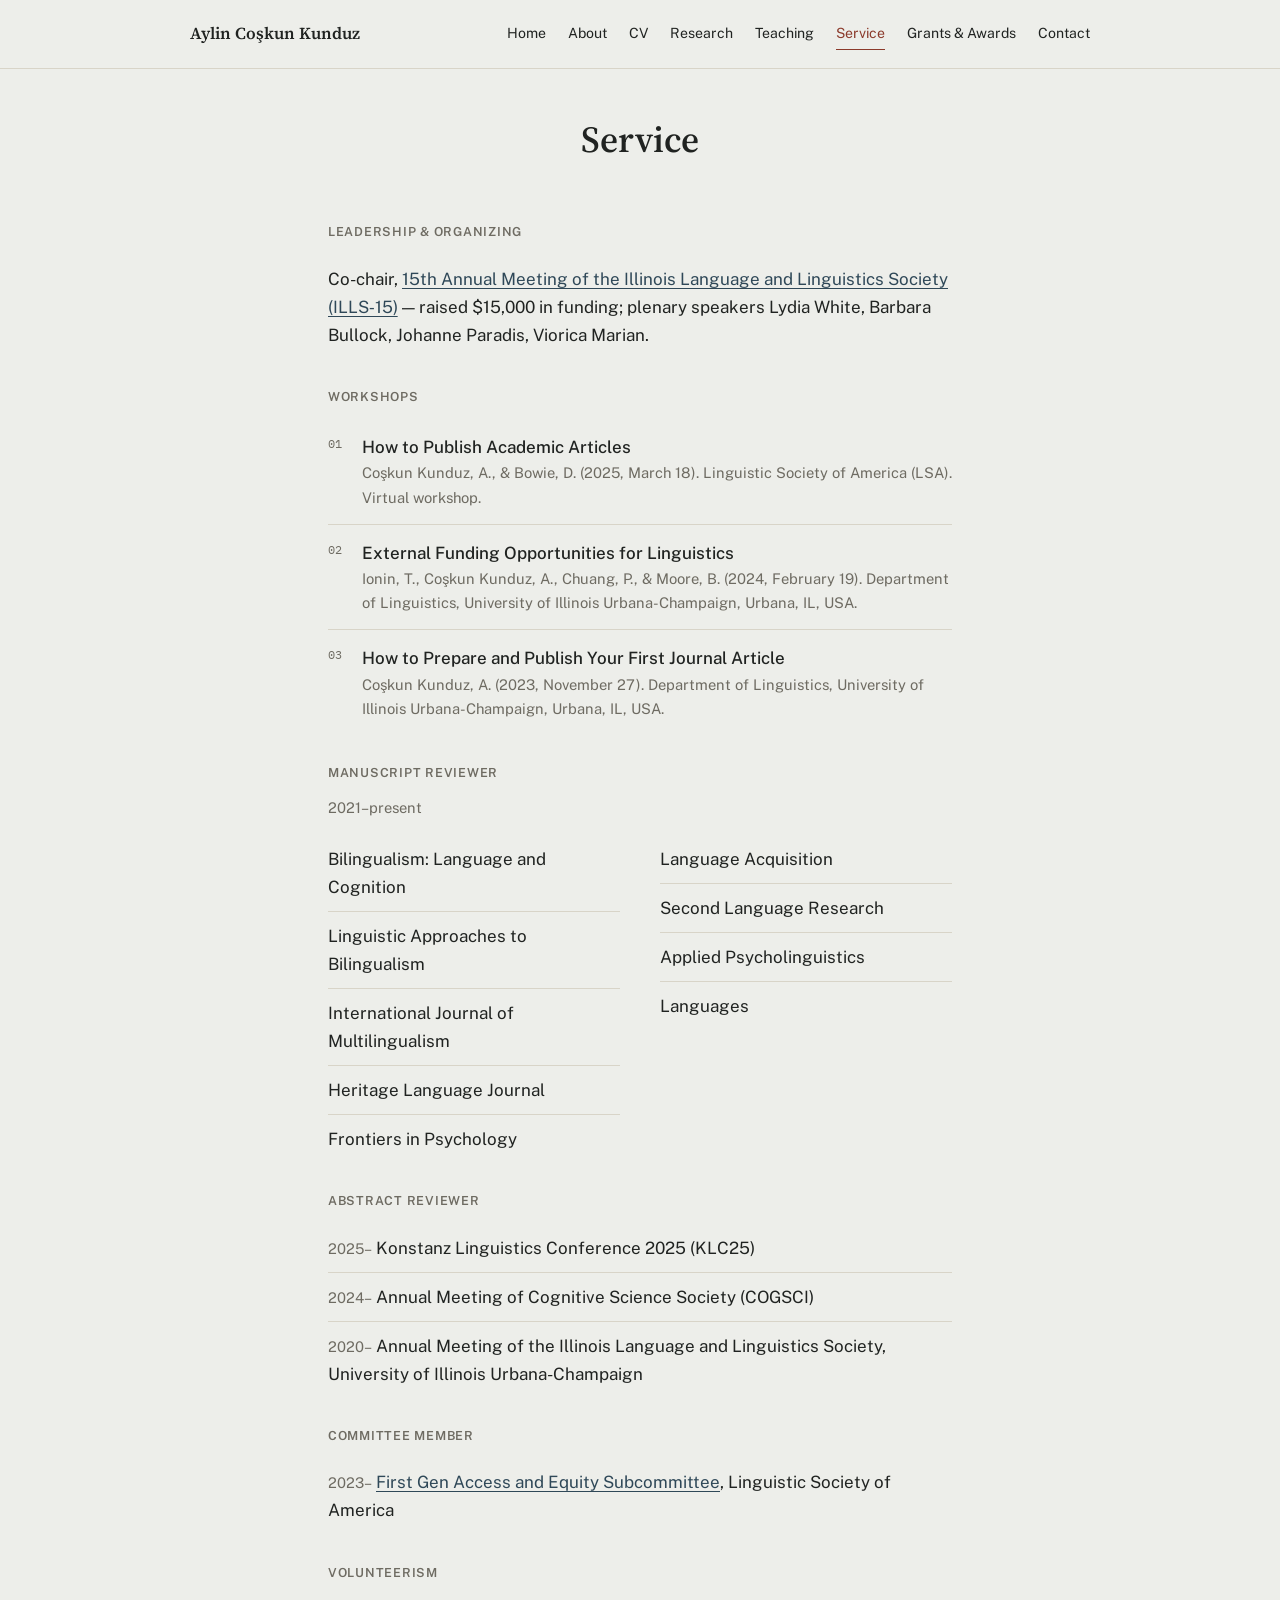
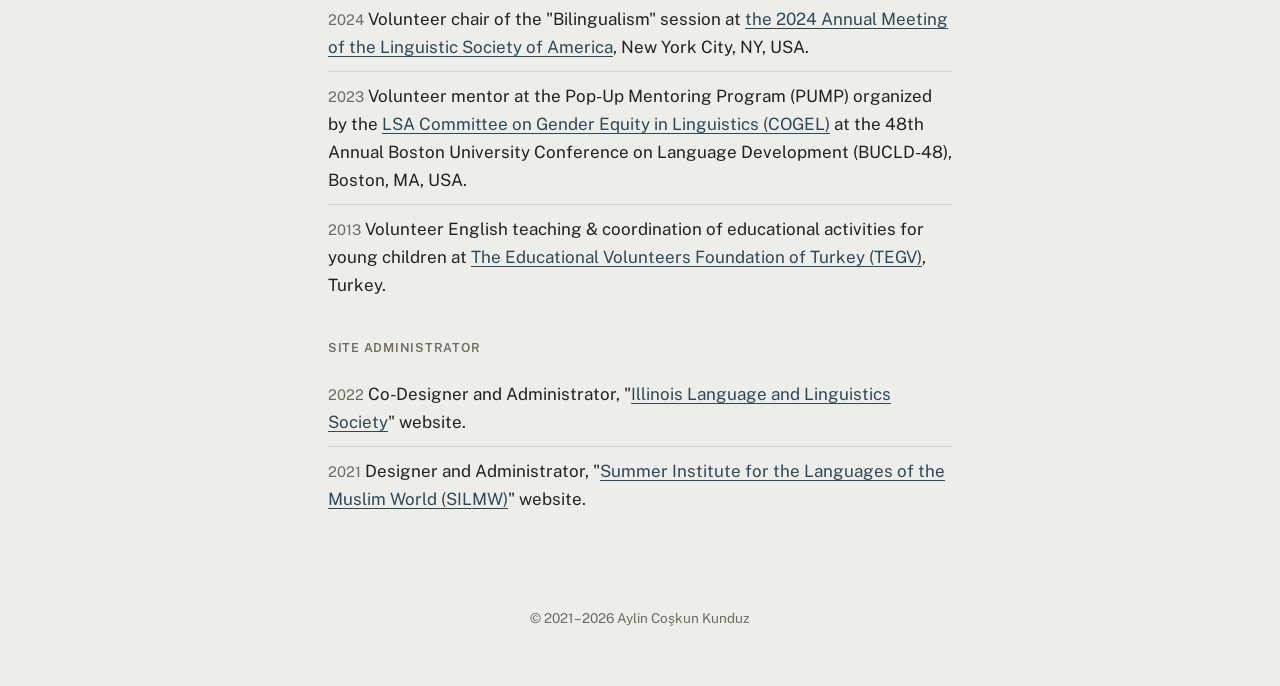
<file: service.html>
<!doctype html>
<html lang="en">
<head>
<meta charset="UTF-8">
<title>Service — Aylin Coşkun Kunduz</title>
<meta name="viewport" content="width=device-width, initial-scale=1, shrink-to-fit=no">
<link rel="preconnect" href="https://fonts.googleapis.com">
<link rel="preconnect" href="https://fonts.gstatic.com" crossorigin>
<link href="https://fonts.googleapis.com/css2?family=Source+Serif+4:ital,opsz,wght@0,8..60,400;0,8..60,600;0,8..60,700;1,8..60,500&family=Public+Sans:wght@400;500;600&family=IBM+Plex+Mono:wght@500&display=swap" rel="stylesheet">
<link rel="stylesheet" href="style.css">
</head>
<body>
<header class="site-header">
  <div class="wrap nav-row">
    <a class="brand" href="index.html">Aylin Coşkun Kunduz</a>
    <nav class="top">
      <a href="index.html">Home</a>
      <a href="about.html">About</a>
      <a href="cv.html">CV</a>
      <a href="research.html">Research</a>
      <a href="teaching.html">Teaching</a>
      <a href="service.html" class="active">Service</a>
      <a href="awards.html">Grants & Awards</a>
      <a href="contact.html">Contact</a>
    </nav>
  </div>
</header>

<div class="page-title-bar wrap">
  <h1>Service</h1>
</div>

<section>
  <div class="wrap prose">

    <div class="pub-group">
      <h3>Leadership &amp; Organizing</h3>
      <ul class="plain">
        <li>Co-chair, <a href="https://publish.illinois.edu/ills-linguistics-15/">15th Annual Meeting of the Illinois Language and Linguistics Society (ILLS&#8209;15)</a> — raised $15,000 in funding; plenary speakers Lydia White, Barbara Bullock, Johanne Paradis, Viorica Marian.</li>
      </ul>
    </div>

    <div class="pub-group">
      <h3>Workshops</h3>
      <ol class="pub-list">
        <li>
          <div class="pub-title">How to Publish Academic Articles</div>
          <div class="pub-meta">Coşkun Kunduz, A., &amp; Bowie, D. (2025, March 18). Linguistic Society of America (LSA). Virtual workshop.</div>
        </li>
        <li>
          <div class="pub-title">External Funding Opportunities for Linguistics</div>
          <div class="pub-meta">Ionin, T., Coşkun Kunduz, A., Chuang, P., &amp; Moore, B. (2024, February 19). Department of Linguistics, University of Illinois Urbana-Champaign, Urbana, IL, USA.</div>
        </li>
        <li>
          <div class="pub-title">How to Prepare and Publish Your First Journal Article</div>
          <div class="pub-meta">Coşkun Kunduz, A. (2023, November 27). Department of Linguistics, University of Illinois Urbana-Champaign, Urbana, IL, USA.</div>
        </li>
      </ol>
    </div>

    <div class="pub-group">
      <h3>Manuscript Reviewer</h3>
      <p class="talk-meta">2021–present</p>
      <div class="two-col">
        <ul class="plain">
          <li>Bilingualism: Language and Cognition</li>
          <li>Linguistic Approaches to Bilingualism</li>
          <li>International Journal of Multilingualism</li>
          <li>Heritage Language Journal</li>
          <li>Frontiers in Psychology</li>
        </ul>
        <ul class="plain">
          <li>Language Acquisition</li>
          <li>Second Language Research</li>
          <li>Applied Psycholinguistics</li>
          <li>Languages</li>
        </ul>
      </div>
    </div>

    <div class="pub-group">
      <h3>Abstract Reviewer</h3>
      <ul class="plain">
        <li><span class="talk-meta">2025–</span> Konstanz Linguistics Conference 2025 (KLC25)</li>
        <li><span class="talk-meta">2024–</span> Annual Meeting of Cognitive Science Society (COGSCI)</li>
        <li><span class="talk-meta">2020–</span> Annual Meeting of the Illinois Language and Linguistics Society, University of Illinois Urbana-Champaign</li>
      </ul>
    </div>

    <div class="pub-group">
      <h3>Committee Member</h3>
      <ul class="plain">
        <li><span class="talk-meta">2023–</span> <a href="https://sites.google.com/view/firstgenaccess/home?authuser=0">First Gen Access and Equity Subcommittee</a>, Linguistic Society of America</li>
      </ul>
    </div>

    <div class="pub-group">
      <h3>Volunteerism</h3>
      <ul class="plain">
        <li><span class="talk-meta">2024</span> Volunteer chair of the "Bilingualism" session at <a href="https://virtual.oxfordabstracts.com/#/event/public/4438/information?page=1813">the 2024 Annual Meeting of the Linguistic Society of America</a>, New York City, NY, USA.</li>
        <li><span class="talk-meta">2023</span> Volunteer mentor at the Pop-Up Mentoring Program (PUMP) organized by the <a href="https://www.linguisticsociety.org/about/who-we-are/committees/gender-equity">LSA Committee on Gender Equity in Linguistics (COGEL)</a> at the 48th Annual Boston University Conference on Language Development (BUCLD-48), Boston, MA, USA.</li>
        <li><span class="talk-meta">2013</span> Volunteer English teaching &amp; coordination of educational activities for young children at <a href="https://tegv.org/en">The Educational Volunteers Foundation of Turkey (TEGV)</a>, Turkey.</li>
      </ul>
    </div>

    <div class="pub-group">
      <h3>Site Administrator</h3>
      <ul class="plain">
        <li><span class="talk-meta">2022</span> Co-Designer and Administrator, "<a href="https://publish.illinois.edu/ills-linguistics-15/">Illinois Language and Linguistics Society</a>" website.</li>
        <li><span class="talk-meta">2021</span> Designer and Administrator, "<a href="https://linguistics.illinois.edu/languages/summer-institute">Summer Institute for the Languages of the Muslim World (SILMW)</a>" website.</li>
      </ul>
    </div>

  </div>
</section>

<footer>
  <div class="wrap">&copy; 2021&#8211;<span id="y"></span> Aylin Coşkun Kunduz</div>
</footer>
<script>document.getElementById('y').textContent = new Date().getFullYear();</script>
</body>
</html>
</file>
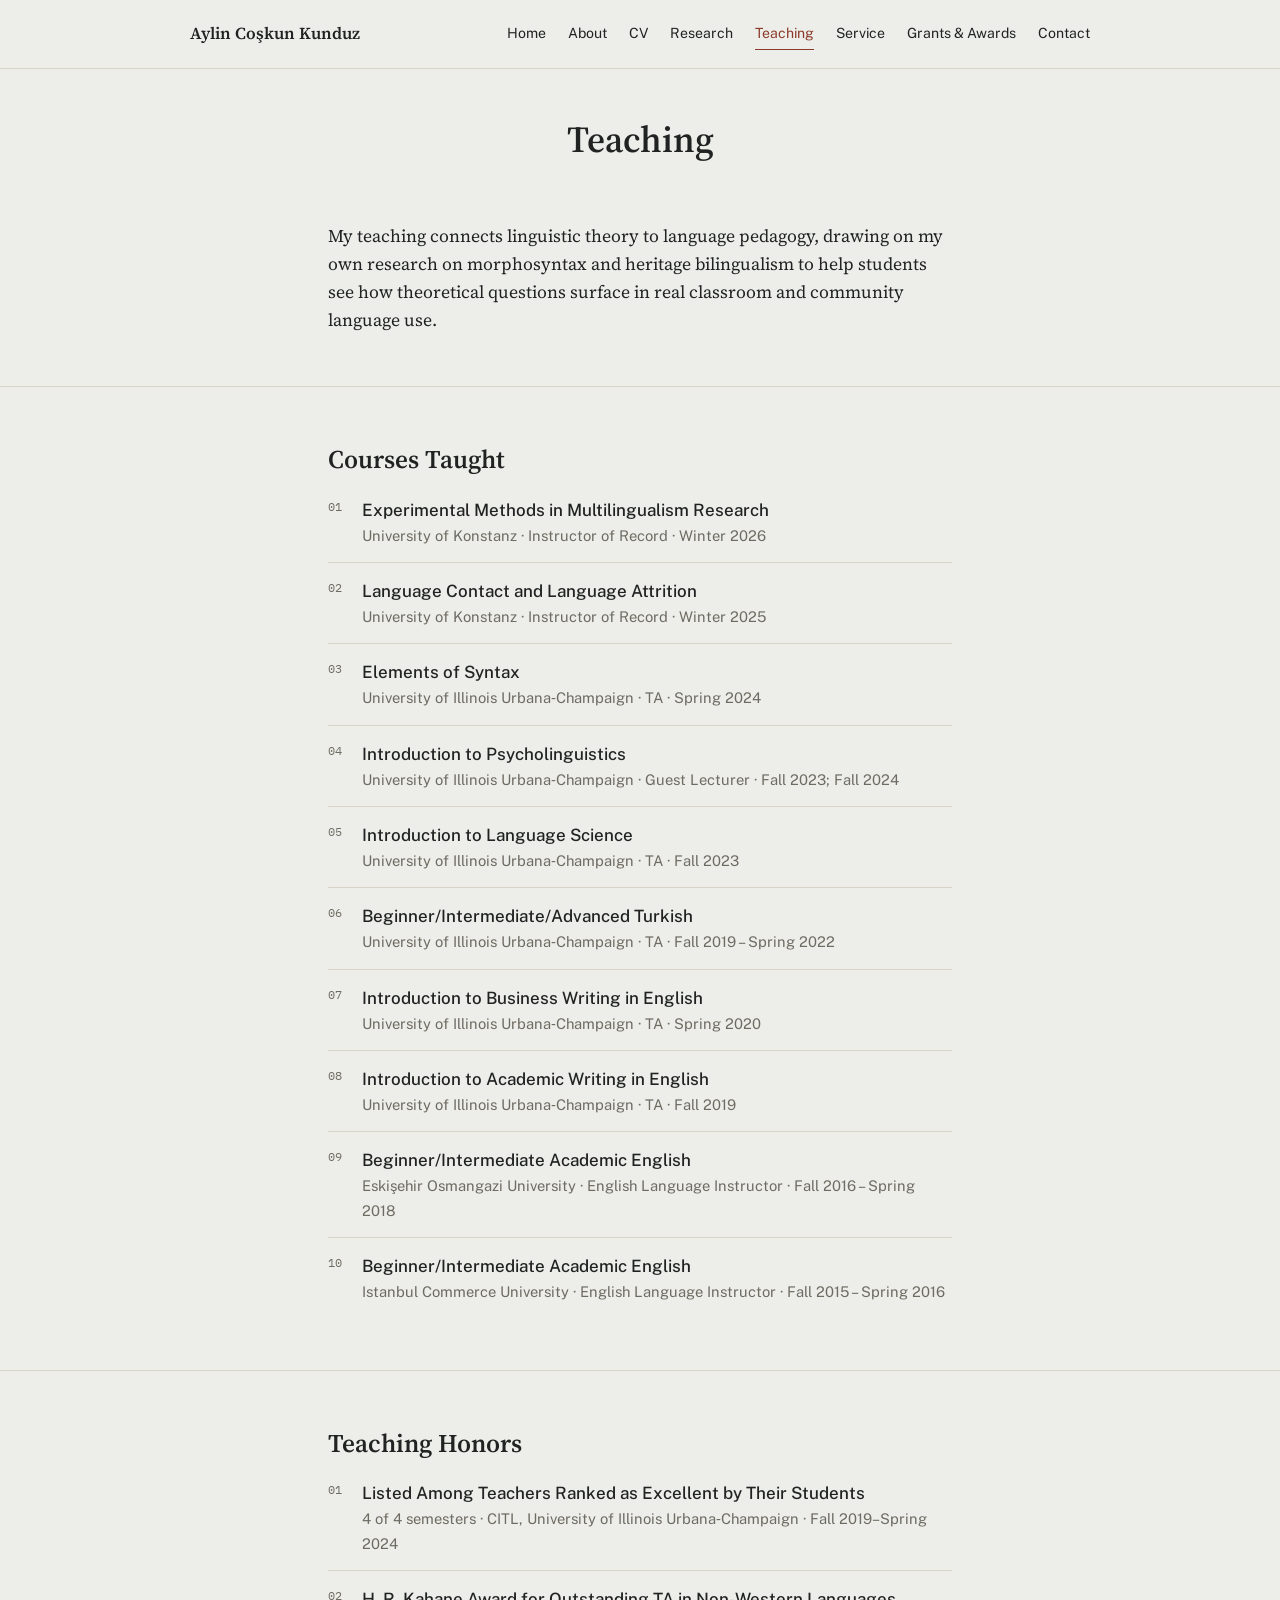
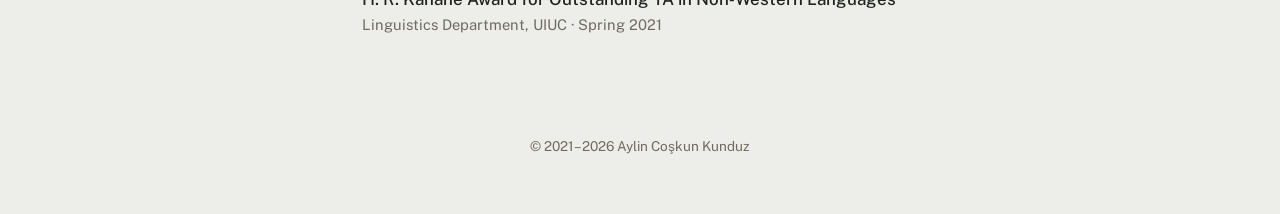
<file: teaching.html>
<!doctype html>
<html lang="en">
<head>
<meta charset="UTF-8">
<title>Teaching — Aylin Coşkun Kunduz</title>
<meta name="viewport" content="width=device-width, initial-scale=1, shrink-to-fit=no">
<link rel="preconnect" href="https://fonts.googleapis.com">
<link rel="preconnect" href="https://fonts.gstatic.com" crossorigin>
<link href="https://fonts.googleapis.com/css2?family=Source+Serif+4:ital,opsz,wght@0,8..60,400;0,8..60,600;0,8..60,700;1,8..60,500&family=Public+Sans:wght@400;500;600&family=IBM+Plex+Mono:wght@500&display=swap" rel="stylesheet">
<link rel="stylesheet" href="style.css">
</head>
<body>

<header class="site-header">
  <div class="wrap nav-row">
    <a class="brand" href="index.html">Aylin Coşkun Kunduz</a>
    <nav class="top">
      <a href="index.html">Home</a>
      <a href="about.html">About</a>
      <a href="cv.html">CV</a>
      <a href="research.html">Research</a>
      <a href="teaching.html" class="active">Teaching</a>
      <a href="service.html">Service</a>
      <a href="awards.html">Grants & Awards</a>
      <a href="contact.html">Contact</a>
    </nav>
  </div>
</header>

<div class="page-title-bar wrap">
  <h1>Teaching</h1>
</div>

<section>
  <div class="wrap prose">
    <p class="lede">
      My teaching connects linguistic theory to language pedagogy, drawing
      on my own research on morphosyntax and heritage bilingualism to help
      students see how theoretical questions surface in real classroom and
      community language use.
    </p>
  </div>
</section>

<section>
  <div class="wrap prose">
    <h2>Courses Taught</h2>
    <div class="pub-group">
      <ol class="pub-list">
        <li>
          <div class="pub-title">Experimental Methods in Multilingualism Research</div>
          <div class="pub-meta">University of Konstanz · Instructor of Record · Winter 2026</div>
        </li>
        <li>
          <div class="pub-title">Language Contact and Language Attrition</div>
          <div class="pub-meta">University of Konstanz · Instructor of Record · Winter 2025</div>
        </li>
        <li>
          <div class="pub-title">Elements of Syntax</div>
          <div class="pub-meta">University of Illinois Urbana&#8209;Champaign · TA · Spring 2024</div>
        </li>
        <li>
          <div class="pub-title">Introduction to Psycholinguistics</div>
          <div class="pub-meta">University of Illinois Urbana&#8209;Champaign · Guest Lecturer · Fall 2023; Fall 2024</div>
        </li>
        <li>
          <div class="pub-title">Introduction to Language Science</div>
          <div class="pub-meta">University of Illinois Urbana&#8209;Champaign · TA · Fall 2023</div>
        </li>
        <li>
          <div class="pub-title">Beginner/Intermediate/Advanced Turkish</div>
          <div class="pub-meta">University of Illinois Urbana&#8209;Champaign · TA · Fall 2019 – Spring 2022</div>
        </li>
        <li>
          <div class="pub-title">Introduction to Business Writing in English</div>
          <div class="pub-meta">University of Illinois Urbana&#8209;Champaign · TA · Spring 2020</div>
        </li>
        <li>
          <div class="pub-title">Introduction to Academic Writing in English</div>
          <div class="pub-meta">University of Illinois Urbana&#8209;Champaign · TA · Fall 2019</div>
        </li>
        <li>
          <div class="pub-title">Beginner/Intermediate Academic English</div>
          <div class="pub-meta">Eskişehir Osmangazi University · English Language Instructor · Fall 2016 – Spring 2018</div>
        </li>
        <li>
          <div class="pub-title">Beginner/Intermediate Academic English</div>
          <div class="pub-meta">Istanbul Commerce University · English Language Instructor · Fall 2015 – Spring 2016</div>
        </li>
      </ol>
    </div>
  </div>
</section>

<section>
  <div class="wrap prose">
    <h2>Teaching Honors</h2>
    <div class="pub-group">
      <ol class="pub-list">
        <li>
          <div class="pub-title">Listed Among Teachers Ranked as Excellent by Their Students</div>
          <div class="pub-meta">4 of 4 semesters · CITL, University of Illinois Urbana&#8209;Champaign · Fall 2019–Spring 2024</div>
        </li>
        <li>
          <div class="pub-title">H. R. Kahane Award for Outstanding TA in Non&#8209;Western Languages</div>
          <div class="pub-meta">Linguistics Department, UIUC · Spring 2021</div>
        </li>
      </ol>
    </div>
  </div>
</section>

<footer>
  <div class="wrap">&copy; 2021&#8211;<span id="y"></span> Aylin Coşkun Kunduz</div>
</footer>
<script>document.getElementById('y').textContent = new Date().getFullYear();</script>
</body>
</html>
</file>
<file: style.css>
:root{
  --paper:#EDEEEA;
  --paper-raised:#F5F5F1;
  --ink:#202321;
  --muted:#6E6B62;
  --rule:#D8D4C8;
  --accent:#2F4858;
  --accent-warm:#8B3A2B;
  --measure:680px;
  --wide:900px;
}
*{box-sizing:border-box;}
html{scroll-behavior:smooth;}
@media (prefers-reduced-motion: reduce){ html{scroll-behavior:auto;} *{animation:none !important; transition:none !important;} }

body{
  margin:0; background:var(--paper); color:var(--ink);
  font-family:'Public Sans', -apple-system, BlinkMacSystemFont, sans-serif;
  font-size:17px; line-height:1.65; -webkit-font-smoothing:antialiased;
}
a{color:var(--accent); text-underline-offset:3px;}
a:hover{color:var(--accent-warm);}
a:focus-visible, button:focus-visible, summary:focus-visible{outline:2px solid var(--accent-warm); outline-offset:3px;}
h1,h2,h3{font-family:'Source Serif 4', Georgia, serif; font-weight:600; color:var(--ink); margin:0;}
p{margin:0 0 1em 0;}
p:last-child{margin-bottom:0;}
.wrap{max-width:var(--wide); margin:0 auto; padding:0 28px;}
.prose{max-width:var(--measure); margin:0 auto;}

/* ---------- Nav ---------- */
header.site-header{border-bottom:1px solid var(--rule); background:var(--paper);}
.nav-row{display:flex; justify-content:space-between; align-items:center; padding:18px 0; flex-wrap:wrap; gap:12px;}
.brand{font-family:'Source Serif 4', serif; font-weight:600; font-size:1.05rem; color:var(--ink); text-decoration:none;}
nav.top{display:flex; gap:22px; align-items:center; font-size:0.88rem; flex-wrap:wrap;}
nav.top a{color:var(--ink); text-decoration:none; padding:4px 0; border-bottom:1px solid transparent;}
nav.top a:hover, nav.top a.active{color:var(--accent-warm); border-bottom-color:var(--accent-warm);}
.dropdown{position:relative;}
.dropdown > span{cursor:default;}
.dropdown-menu{
  display:none; position:absolute; top:100%; left:0; margin-top:10px;
  background:var(--paper-raised); border:1px solid var(--rule); border-radius:3px;
  min-width:150px; padding:6px 0; box-shadow:0 6px 18px rgba(0,0,0,0.06); z-index:10;
}
.dropdown:hover .dropdown-menu, .dropdown:focus-within .dropdown-menu{display:block;}
.dropdown-menu a{display:block; padding:8px 16px; border-bottom:none;}
.dropdown-menu a:hover{background:var(--paper); color:var(--accent-warm);}

/* ---------- Hero ---------- */
.hero{padding:64px 0 48px 0; text-align:center; border-bottom:1px solid var(--rule);}
.hero img.headshot{
    width: 250px;
    max-width: 100%;
    height: auto;
    border-radius: 10px;
}
.hero h1{font-size:clamp(2rem,5vw,2.8rem); letter-spacing:-0.01em;}
.pronounce{
  font-family:'IBM Plex Mono', ui-monospace, monospace; font-size:0.85rem;
  color:var(--muted); margin-top:10px;
}
.pronounce a{color:var(--accent);}
.roles{margin-top:16px; font-size:1.05rem; color:var(--ink);}
.roles .role-line{margin-bottom:2px;}
.roles .role-sub{color:var(--muted); font-size:0.95rem;}
.inst-logo{margin-top:22px; opacity:0.85;}
.inst-logo img{height:34px;}
.cta-row{margin-top:26px; display:flex; gap:14px; justify-content:center; flex-wrap:wrap;}
.btn{
  display:inline-block; border:1px solid var(--ink); padding:9px 20px; border-radius:2px;
  color:var(--ink) !important; text-decoration:none !important; font-weight:500; font-size:0.92rem;
}
.btn:hover{background:var(--ink); color:var(--paper) !important;}
.btn.warm{border-color:var(--accent-warm); color:var(--accent-warm) !important;}
.btn.warm:hover{background:var(--accent-warm); color:var(--paper) !important;}

/* ---------- Mission / CTA card ---------- */
.mission{padding:48px 0; border-bottom:1px solid var(--rule);}
.mission-card{
  background:var(--paper-raised); border:1px solid var(--rule); border-radius:4px;
  padding:32px 36px; text-align:center;
}
.mission-card h2{font-size:1.3rem; margin-bottom:14px;}
.mission-list{list-style:none; padding:0; margin:0 0 20px 0; color:var(--muted);}
.mission-list li{margin-bottom:4px;}

/* ---------- Sections ---------- */
section{padding:52px 0; border-bottom:1px solid var(--rule);}
section:last-of-type{border-bottom:none;}
.eyebrow{display:flex; align-items:center; gap:12px; margin-bottom:18px;}
.eyebrow .tag{
  font-family:'IBM Plex Mono', monospace; font-size:0.74rem; letter-spacing:0.1em;
  color:var(--accent-warm); text-transform:uppercase; border-bottom:1.5px solid var(--accent-warm); padding-bottom:2px;
}
.eyebrow h1, .eyebrow h2{font-size:1.6rem;}
.lede{font-family:'Source Serif 4', serif; font-size:1.1rem; line-height:1.6;}

/* ---------- Press / media ---------- */
.press-item{padding:14px 0; border-top:1px solid var(--rule);}
.press-item:first-child{border-top:none;}
.press-date{font-family:'IBM Plex Mono', monospace; font-size:0.72rem; color:var(--muted);}

/* ---------- Publications / lists ---------- */
.pub-group h3, .plain-label{
  font-family:'Public Sans', sans-serif; font-size:0.78rem; font-weight:600; letter-spacing:0.06em;
  text-transform:uppercase; color:var(--muted); margin:28px 0 12px 0;
}
.pub-group:first-child h3{margin-top:0;}
ol.pub-list{list-style:none; margin:0; padding:0; counter-reset:pub;}
ol.pub-list li{counter-increment:pub; padding:14px 0 14px 34px; position:relative; border-top:1px solid var(--rule);}
ol.pub-list li:first-child{border-top:none;}
ol.pub-list li::before{
  content:counter(pub, decimal-leading-zero); position:absolute; left:0; top:15px;
  font-family:'IBM Plex Mono', monospace; font-size:0.72rem; color:var(--muted);
}
.pub-title{font-weight:500;}
.pub-meta{color:var(--muted); font-size:0.92rem;}
.status-tag{
  display:inline-block; font-family:'IBM Plex Mono', monospace; font-size:0.66rem; letter-spacing:0.05em;
  text-transform:uppercase; color:var(--accent); border:1px solid var(--accent); padding:1px 6px; border-radius:2px;
  margin-left:8px; vertical-align:middle;
}
ul.plain{list-style:none; margin:0; padding:0;}
ul.plain li{padding:10px 0; border-top:1px solid var(--rule);}
ul.plain li:first-child{border-top:none;}
.talk-item{padding:12px 0; border-top:1px solid var(--rule);}
.talk-item:first-child{border-top:none;}
.talk-title{font-weight:500;}
.talk-meta{color:var(--muted); font-size:0.92rem;}
details{margin-top:8px;}
summary{
  cursor:pointer; font-family:'IBM Plex Mono', monospace; font-size:0.76rem; letter-spacing:0.04em;
  text-transform:uppercase; color:var(--accent); padding:10px 0; list-style:none;
}
summary::-webkit-details-marker{display:none;}
summary::before{content:"+ "; color:var(--accent-warm);}
details[open] summary::before{content:"– ";}
.two-col{display:grid; grid-template-columns:1fr 1fr; gap:40px;}
@media (max-width:720px){.two-col{grid-template-columns:1fr;}}
.teach-note{
  font-size:0.86rem; color:var(--accent-warm); background:var(--paper-raised);
  border:1px dashed var(--accent-warm); padding:10px 14px; border-radius:3px; margin-bottom:20px;
}
.page-title-bar{padding:40px 0 0 0; text-align:center;}
.page-title-bar h1{font-size:clamp(1.8rem,4vw,2.3rem);}
.page-title-bar .sub{color:var(--muted); margin-top:6px;}

/* ---------- Contact page ---------- */
.contact-grid{display:grid; grid-template-columns:1fr 1fr; gap:12px 40px; margin-top:10px;}
@media (max-width:640px){.contact-grid{grid-template-columns:1fr;}}
.contact-grid a{font-size:0.98rem;}

footer{padding:32px 0 56px 0; font-size:0.85rem; color:var(--muted); text-align:center;}
footer a{color:var(--muted);}
::selection{background:var(--accent); color:var(--paper);}



/* ===========================
   Conference Gallery
   =========================== */

.conference-gallery {
    margin: 5rem 0;
}

.conference-gallery h2,
.conference-gallery > .wrap > p {
    max-width: 800px;
}

.gallery-grid {
    display: grid;
    grid-template-columns: repeat(2, 1fr);
    gap: 2.5rem;
    margin-top: 2rem;
}

.gallery-item {
    margin: 0;
    display: flex;
    flex-direction: column;
    background: #fff;
    border-radius: 12px;
    overflow: hidden;
    box-shadow: 0 4px 12px rgba(0,0,0,.08);
}

.gallery-item img {
    width: 100%;
    aspect-ratio: 4 / 3;
    object-fit: cover;
    display: block;
}

.gallery-item figcaption {
    padding: 1rem;
    line-height: 1.5;
}

@media (max-width: 800px) {
    .gallery-grid {
        grid-template-columns: 1fr;
    }
}
</file>
